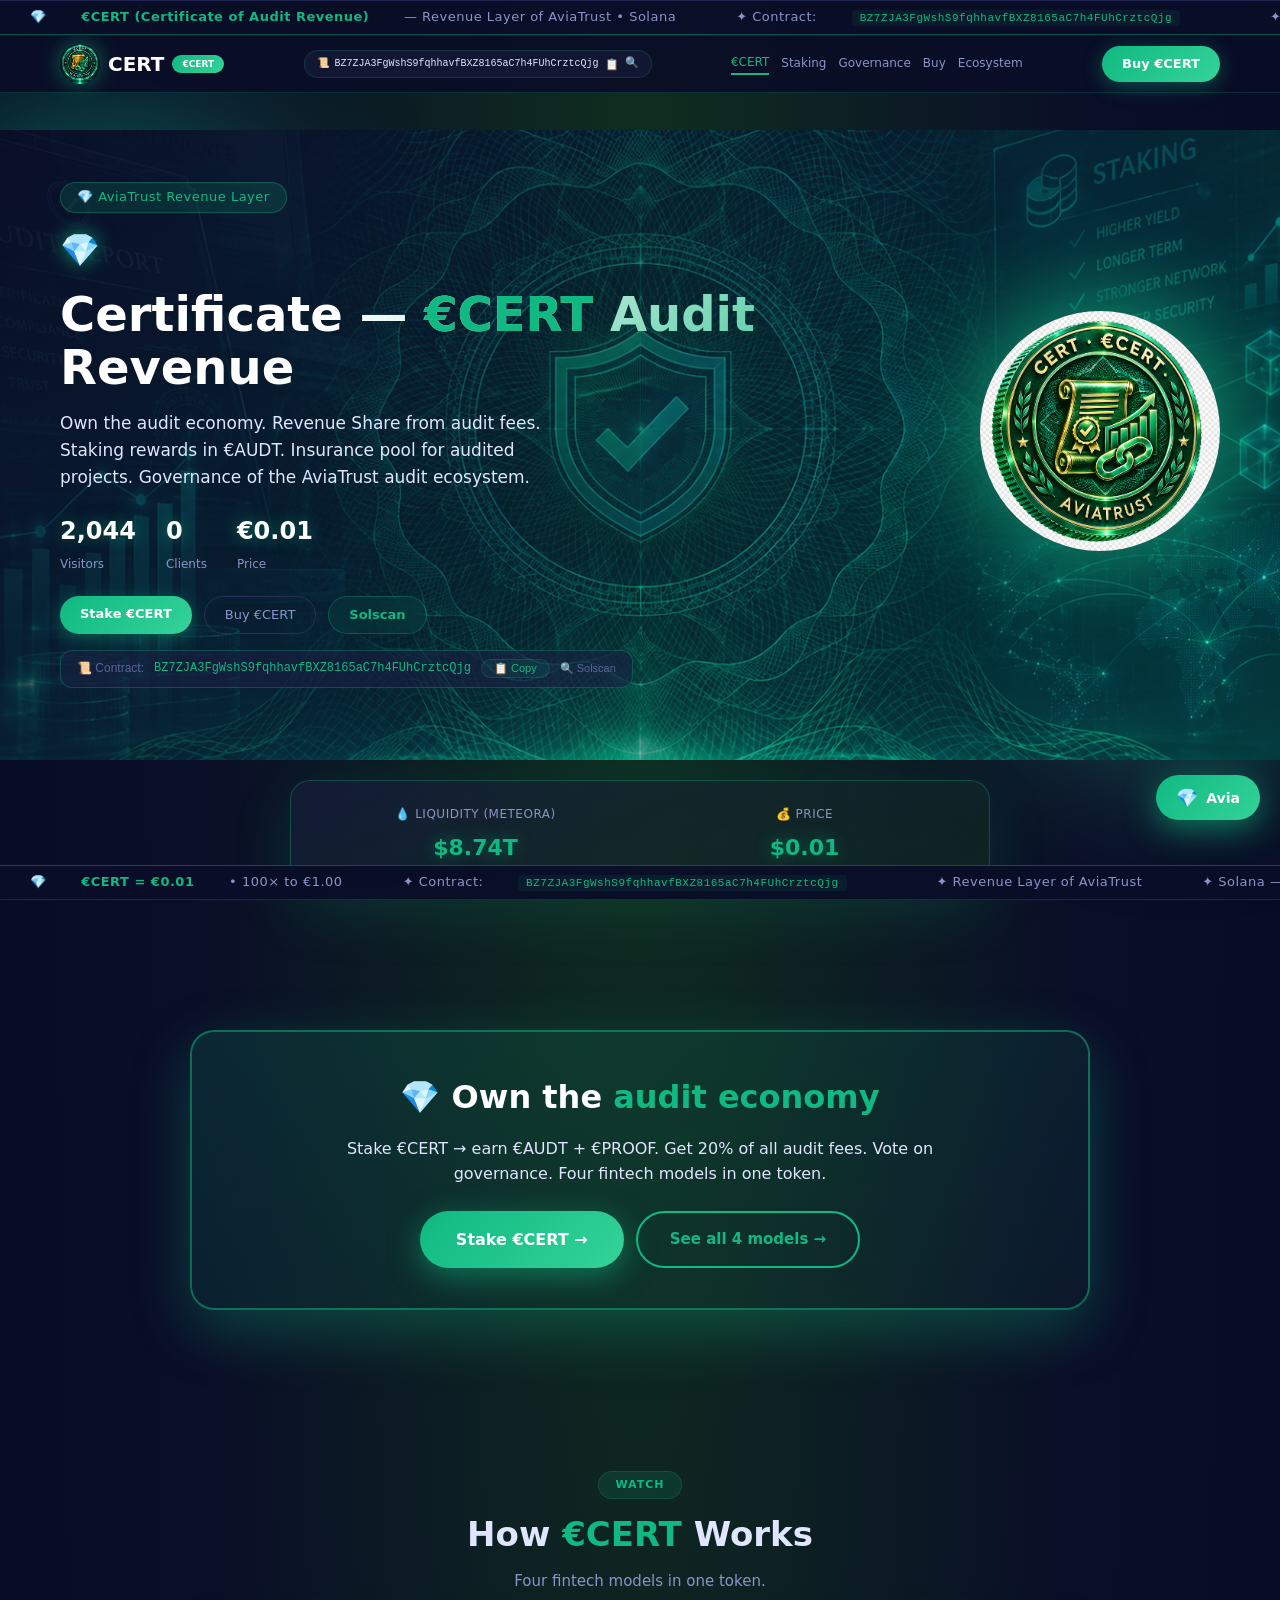
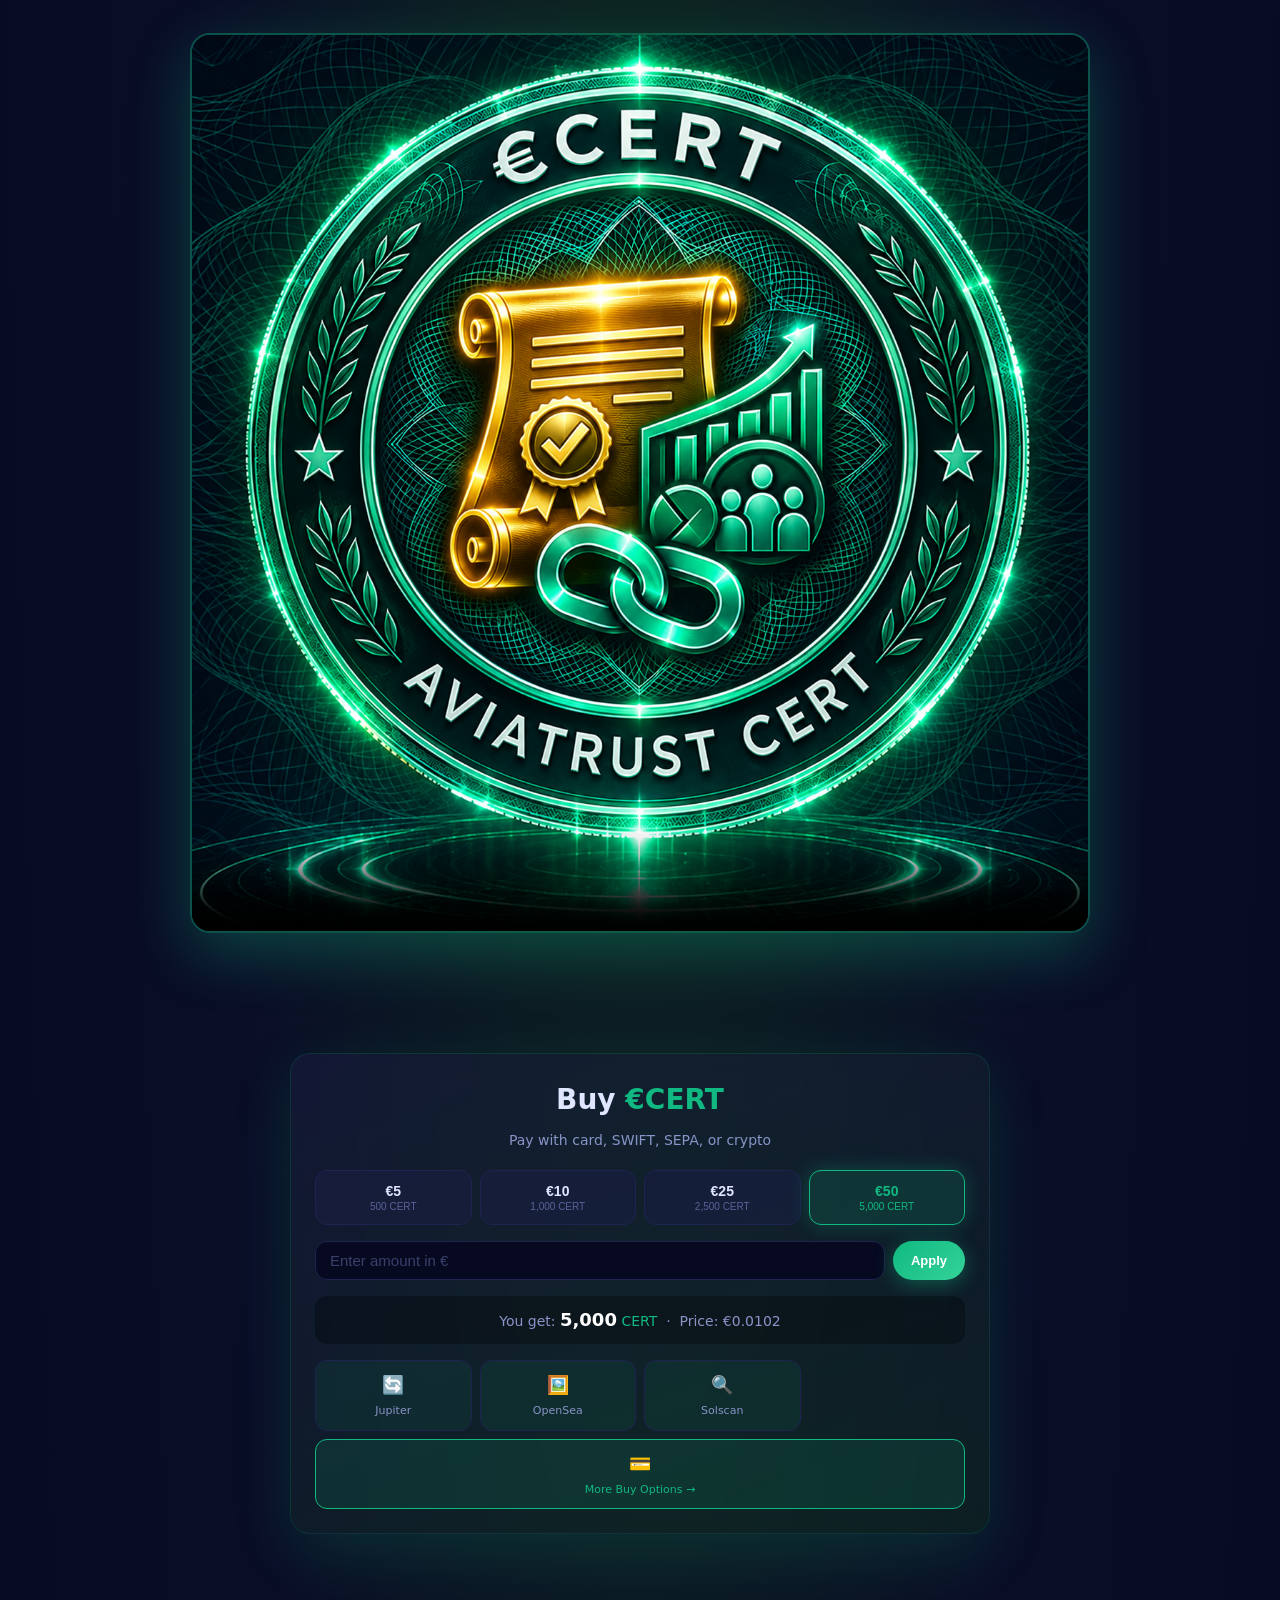
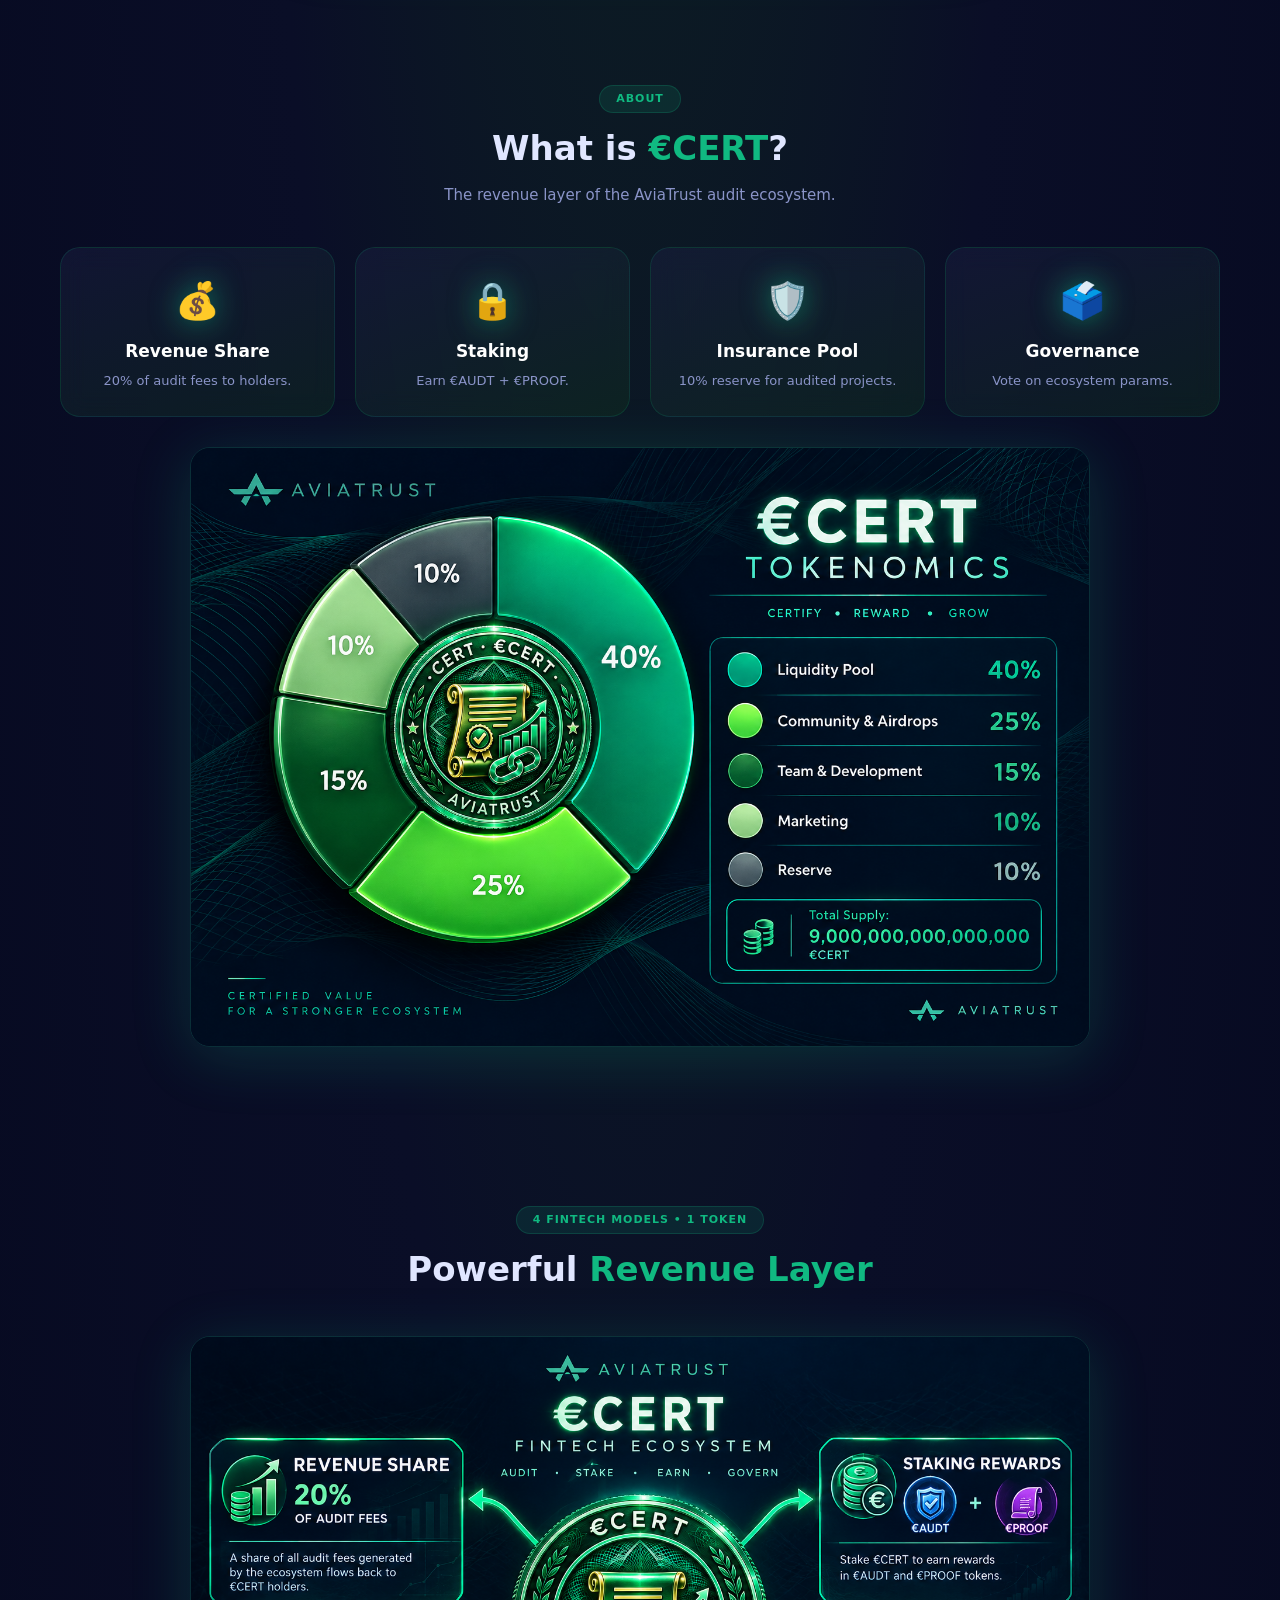
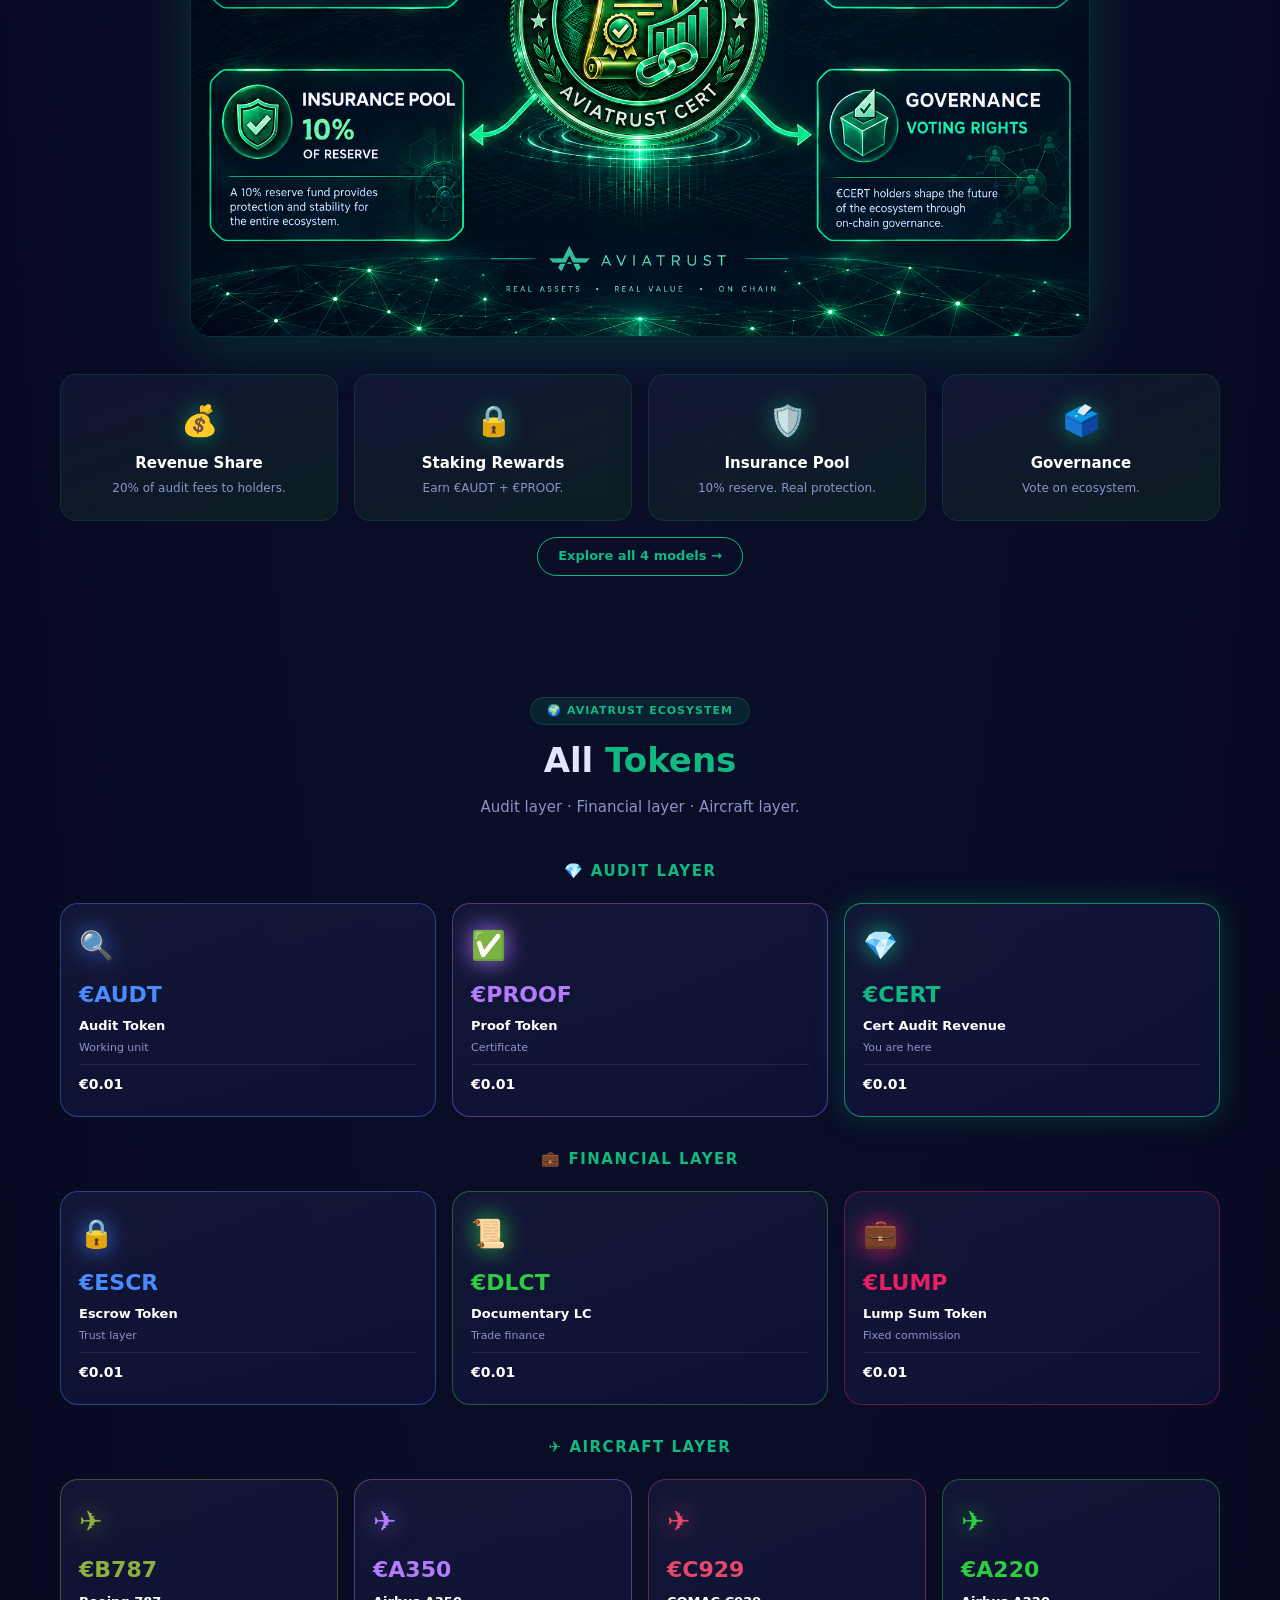
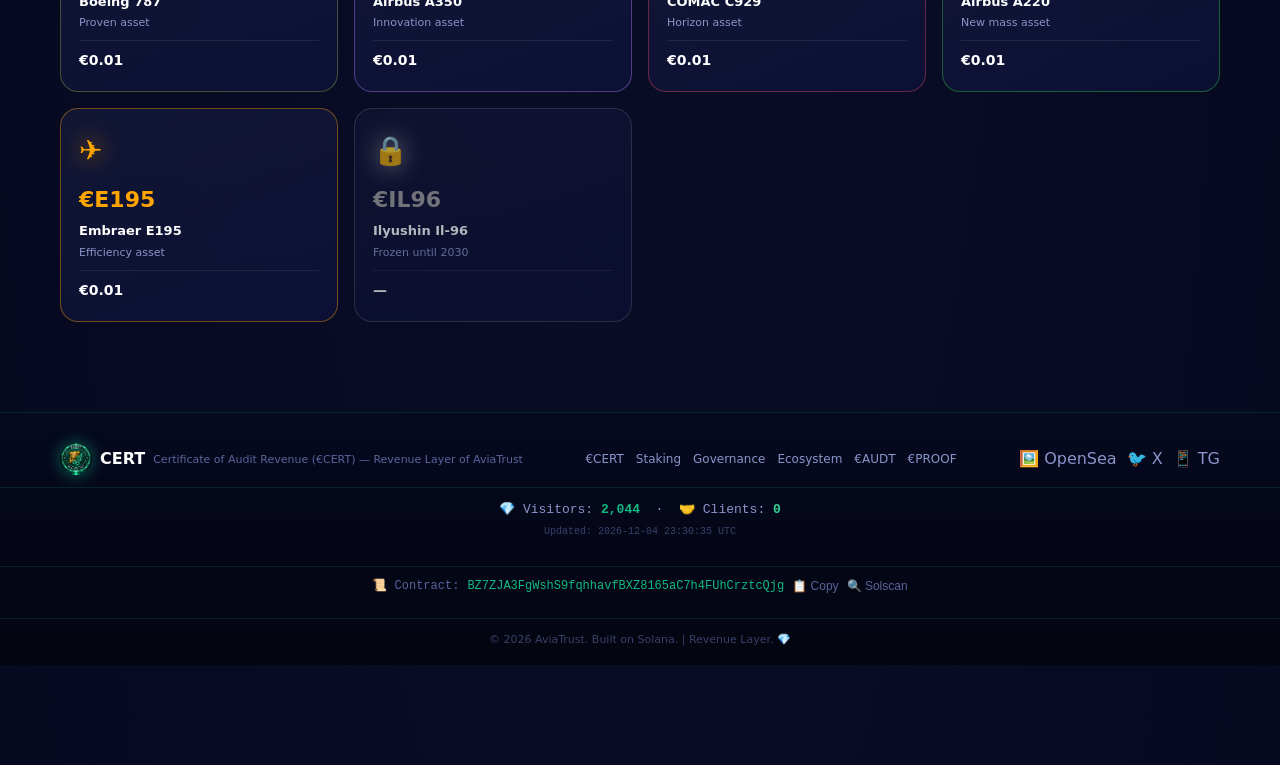
<file: index.html>
<!DOCTYPE html>
<html lang="en">
<head>
<meta charset="UTF-8" />
<meta name="viewport" content="width=device-width, initial-scale=1.0"/>
<title>Certificate of Audit Revenue (€CERT) — Revenue Layer of AviaTrust</title>
<meta name="description" content="€CERT — Revenue Share from audit fees. Staking rewards. Insurance pool. Governance. €0.01 → target ×100." />
<link rel="icon" href="cert_logo.png" />
<link rel="stylesheet" href="ai-agent.css" />
<style>
* { margin: 0; padding: 0; box-sizing: border-box; }
body { font-family: 'Segoe UI', system-ui, sans-serif; background: radial-gradient(ellipse at top, #0F2E1F 0%, #0A0E27 50%, #060920 100%); color: #E0E6FF; line-height: 1.6; overflow-x: hidden; padding-top: 130px; padding-bottom: 60px; }
.container { max-width: 1200px; margin: 0 auto; padding: 0 20px; }
.orb { position: fixed; border-radius: 50%; pointer-events: none; filter: blur(80px); opacity: 0.4; z-index: 0; }
.orb-1 { width: 400px; height: 400px; background: #10B981; top: 10%; left: -100px; }
.orb-2 { width: 350px; height: 350px; background: #34D399; bottom: 15%; right: -80px; }
.orb-3 { width: 250px; height: 250px; background: #10B981; top: 50%; left: 40%; opacity: 0.2; }
.ticker { position: fixed; left: 0; width: 100%; z-index: 1000; background: rgba(10, 14, 39, 0.95); border-top: 1px solid #1E2350; border-bottom: 1px solid #1E2350; overflow: hidden; padding: 6px 0; backdrop-filter: blur(8px); }
.ticker-top { top: 0; border-bottom: 1px solid rgba(16,185,129,0.4); }
.ticker-bottom { bottom: 0; border-top: 1px solid rgba(16,185,129,0.4); }
.ticker-track { display: flex; white-space: nowrap; animation: tickerScroll 45s linear infinite; width: max-content; }
.ticker-track span { margin: 0 30px; font-size: 13px; color: #8A94C8; letter-spacing: 0.5px; flex-shrink: 0; }
.ticker-track .highlight-ticker { color: #10B981; font-weight: 600; }
.ticker-track .contract-ticker { font-family: 'Courier New', monospace; color: #10B981; background: rgba(16,185,129,0.08); padding: 2px 8px; border-radius: 4px; font-size: 11px; }
@keyframes tickerScroll { 0% { transform: translateX(0); } 100% { transform: translateX(-50%); } }
.ticker-bottom .ticker-track { animation-duration: 38s; }
header { position: fixed; top: 36px; left: 0; width: 100%; background: rgba(10, 14, 39, 0.92); backdrop-filter: blur(12px); z-index: 900; border-bottom: 1px solid rgba(16,185,129,0.2); padding: 8px 0; }
.header-inner { display: flex; align-items: center; justify-content: space-between; flex-wrap: wrap; gap: 8px; }
.logo { display: flex; align-items: center; gap: 8px; }
.logo img { height: 40px; width: auto; border-radius: 50%; box-shadow: 0 0 20px rgba(16,185,129,0.5); }
.logo-text { font-size: 20px; font-weight: 700; color: #fff; }
.logo-badge { font-size: 9px; background: linear-gradient(135deg, #10B981, #34D399); color: #fff; padding: 2px 10px; border-radius: 20px; font-weight: 700; text-transform: uppercase; }
.header-contract { font-size: 10px; color: #5A649A; background: rgba(26,30,65,0.5); padding: 4px 12px; border-radius: 20px; border: 1px solid rgba(16,185,129,0.2); display: inline-flex; align-items: center; gap: 6px; font-family: 'Courier New', monospace; }
.header-contract .addr { color: #E0E6FF; }
.header-contract .copy-btn { background: transparent; border: none; color: #5A649A; cursor: pointer; font-size: 11px; }
.header-contract .copy-btn:hover { color: #10B981; }
.header-contract .solscan-link { color: #5A649A; text-decoration: none; font-size: 11px; }
.header-contract .solscan-link:hover { color: #10B981; }
nav { display: flex; gap: 12px; align-items: center; flex-wrap: wrap; }
nav a { color: #8A94C8; text-decoration: none; font-size: 12px; font-weight: 500; transition: 0.3s; }
nav a:hover { color: #10B981; }
nav a.active { color: #10B981; border-bottom: 2px solid #10B981; }
.btn-primary { background: linear-gradient(135deg, #10B981 0%, #34D399 100%); color: #fff; padding: 8px 20px; border-radius: 30px; font-weight: 700; text-decoration: none; transition: 0.3s; border: none; cursor: pointer; display: inline-block; font-size: 13px; box-shadow: 0 4px 20px rgba(16,185,129,0.4); }
.btn-primary:hover { transform: translateY(-2px); box-shadow: 0 8px 30px rgba(16,185,129,0.7); }
.btn-secondary { background: transparent; color: #10B981; padding: 8px 20px; border-radius: 30px; font-weight: 600; text-decoration: none; border: 1px solid #10B981; transition: 0.3s; display: inline-block; font-size: 13px; }
.btn-secondary:hover { background: #10B981; color: #fff; box-shadow: 0 0 20px rgba(16,185,129,0.5); }
.btn-outline { background: transparent; color: #8A94C8; padding: 8px 20px; border-radius: 30px; font-weight: 500; text-decoration: none; border: 1px solid #2A2F5A; transition: 0.3s; display: inline-block; font-size: 13px; }
.btn-outline:hover { border-color: #10B981; color: #fff; }
.btn-glass { background: rgba(16,185,129, 0.08); backdrop-filter: blur(10px); color: #10B981; padding: 8px 20px; border-radius: 30px; font-weight: 600; text-decoration: none; border: 1px solid rgba(16,185,129,0.3); transition: 0.3s; display: inline-block; font-size: 13px; }
.btn-glass:hover { background: rgba(16,185,129,0.2); box-shadow: 0 0 25px rgba(16,185,129,0.4); }
.hero { padding: 20px 0 40px; position: relative; z-index: 1; min-height: 70vh; display: flex; align-items: center; background-image: url('cert_hero_bg.png'); background-size: cover; background-position: center; background-attachment: fixed; }
.hero::before { content: ''; position: absolute; top: 0; left: 0; right: 0; bottom: 0; background: linear-gradient(135deg, rgba(10,14,39,0.92) 0%, rgba(16,185,129,0.2) 100%); z-index: -1; }
.hero-inner { display: flex; align-items: center; gap: 40px; position: relative; z-index: 1; }
.hero-content { flex: 1; }
.hero-tag { display: inline-block; background: rgba(16,185,129,0.15); color: #10B981; padding: 4px 16px; border-radius: 20px; font-size: 13px; font-weight: 500; letter-spacing: 0.5px; margin-bottom: 12px; border: 1px solid rgba(16,185,129,0.3); }
.hero h1 { font-size: 48px; font-weight: 800; line-height: 1.1; margin-bottom: 16px; background: linear-gradient(135deg, #fff 30%, #10B981 100%); -webkit-background-clip: text; -webkit-text-fill-color: transparent; background-clip: text; }
.hero h1 .highlight { color: #10B981; -webkit-text-fill-color: #10B981; }
.hero .plane-icon { display: block; font-size: 32px; color: #10B981; margin-bottom: 12px; text-shadow: 0 0 20px rgba(16,185,129,0.8); }
.hero p { font-size: 17px; color: #E0E6FF; max-width: 520px; margin-bottom: 20px; }
.hero-stats { display: flex; gap: 30px; margin-bottom: 20px; flex-wrap: wrap; }
.stat-number { display: block; font-size: 24px; font-weight: 700; color: #fff; text-shadow: 0 0 15px rgba(16,185,129,0.5); }
.stat-label { font-size: 12px; color: #8A94C8; }
.hero-actions { display: flex; gap: 12px; flex-wrap: wrap; }
.contract-hero { margin-top: 16px; padding: 8px 16px; background: rgba(26,30,65,0.6); border-radius: 12px; border: 1px solid rgba(16,185,129,0.3); display: inline-flex; align-items: center; gap: 10px; flex-wrap: wrap; font-size: 12px; font-family: 'Courier New', monospace; }
.contract-hero .label { color: #5A649A; font-family: 'Segoe UI', sans-serif; }
.contract-hero .addr { color: #10B981; }
.contract-hero .copy-btn { background: rgba(16,185,129,0.08); border: 1px solid rgba(16,185,129,0.2); color: #10B981; padding: 2px 12px; border-radius: 16px; cursor: pointer; font-size: 11px; transition: 0.2s; font-family: 'Segoe UI', sans-serif; }
.contract-hero .copy-btn:hover { background: rgba(16,185,129,0.2); }
.contract-hero .solscan-link { color: #5A649A; text-decoration: none; font-size: 11px; font-family: 'Segoe UI', sans-serif; }
.contract-hero .solscan-link:hover { color: #fff; }
.hero-visual { flex: 0 0 240px; text-align: center; }
.hero-coin { width: 240px; height: 240px; border-radius: 50%; object-fit: cover; box-shadow: 0 0 100px rgba(16,185,129,0.7), 0 0 150px rgba(16,185,129,0.4); animation: floatCoin 4s ease-in-out infinite; }
@keyframes floatCoin { 0%, 100% { transform: translateY(0) rotate(0deg); } 50% { transform: translateY(-15px) rotate(5deg); } }
.liquidity-section { padding: 20px 0 40px; position: relative; z-index: 1; }
.liquidity-block { display: grid; grid-template-columns: repeat(2, 1fr); gap: 16px; max-width: 700px; margin: 0 auto; background: linear-gradient(160deg, rgba(26,30,65,0.6), rgba(15,46,31,0.6)); border: 1px solid rgba(16,185,129,0.3); border-radius: 20px; padding: 24px 28px; box-shadow: 0 20px 60px rgba(16,185,129,0.15); }
.liq-item { text-align: center; }
.liq-label { font-size: 12px; color: #8A94C8; margin-bottom: 6px; text-transform: uppercase; letter-spacing: 0.5px; }
.liq-value { font-size: 22px; font-weight: 700; color: #10B981; text-shadow: 0 0 15px rgba(16,185,129,0.5); }
@media (max-width: 600px) { .liquidity-block { grid-template-columns: 1fr; gap: 20px; } }
.video-section { padding: 60px 0; position: relative; z-index: 1; }
.video-wrapper { max-width: 900px; margin: 0 auto; border-radius: 20px; overflow: hidden; border: 2px solid rgba(16,185,129,0.4); box-shadow: 0 20px 60px rgba(16,185,129,0.3); transition: 0.3s; }
.video-wrapper:hover { box-shadow: 0 20px 80px rgba(16,185,129,0.6); transform: translateY(-4px); border-color: #10B981; }
.video-wrapper video { width: 100%; display: block; }
.quick-buy { max-width: 700px; margin: 0 auto 30px; background: linear-gradient(160deg, rgba(26,30,65,0.6) 0%, rgba(15,46,31,0.6) 100%); border: 1px solid rgba(16,185,129,0.3); border-radius: 24px; padding: 28px 32px; backdrop-filter: blur(12px); text-align: center; box-shadow: 0 20px 60px rgba(16,185,129,0.15); }
.quick-buy h2 { font-size: 28px; margin-bottom: 6px; }
.quick-buy h2 .highlight { color: #10B981; }
.quick-buy .sub { color: #8A94C8; margin-bottom: 18px; font-size: 14px; }
.buy-amount-grid { display: grid; grid-template-columns: repeat(4, 1fr); gap: 8px; margin-bottom: 16px; }
.buy-amount-btn { background: rgba(26,30,65,0.6); border: 1px solid #1E2350; border-radius: 12px; padding: 12px 6px; color: #E0E6FF; font-size: 14px; font-weight: 600; cursor: pointer; transition: 0.3s; }
.buy-amount-btn:hover, .buy-amount-btn.active { border-color: #10B981; background: rgba(16,185,129,0.15); color: #10B981; box-shadow: 0 0 20px rgba(16,185,129,0.3); }
.buy-amount-btn small { display: block; font-size: 10px; font-weight: 400; color: #5A649A; margin-top: 2px; }
.buy-amount-btn.active small { color: #10B981; }
.buy-custom-row { display: flex; gap: 8px; margin-bottom: 16px; }
.buy-custom-row input { flex: 1; padding: 10px 14px; border-radius: 12px; border: 1px solid #1E2350; background: #060920; color: #fff; font-size: 15px; outline: none; min-width: 0; }
.buy-custom-row input:focus { border-color: #10B981; }
.buy-custom-row input::placeholder { color: #3A406A; }
.buy-total { background: rgba(0,0,0,0.3); border-radius: 12px; padding: 10px; margin-bottom: 16px; font-size: 14px; color: #8A94C8; }
.buy-total strong { color: #fff; font-size: 18px; }
.buy-links-grid { display: grid; grid-template-columns: repeat(4, 1fr); gap: 8px; margin-top: 12px; }
.buy-links-grid a { background: rgba(16,185,129,0.08); border: 1px solid #1E2350; border-radius: 12px; padding: 10px 6px; color: #8A94C8; text-decoration: none; font-size: 11px; transition: 0.3s; text-align: center; }
.buy-links-grid a:hover { border-color: #10B981; color: #10B981; background: rgba(16,185,129,0.05); }
.buy-links-grid a .icon { display: block; font-size: 18px; margin-bottom: 2px; }
section { padding: 60px 0; position: relative; z-index: 1; }
.section-header { text-align: center; margin-bottom: 40px; }
.section-tag { display: inline-block; background: rgba(16,185,129,0.12); color: #10B981; padding: 4px 16px; border-radius: 20px; font-size: 11px; font-weight: 600; text-transform: uppercase; letter-spacing: 1px; border: 1px solid rgba(16,185,129,0.2); }
.section-header h2 { font-size: 34px; font-weight: 700; margin: 8px 0; }
.section-header h2 .highlight { color: #10B981; }
.section-header p { color: #8A94C8; max-width: 600px; margin: 0 auto; font-size: 15px; }
.glass-card { background: linear-gradient(160deg, rgba(26, 30, 65, 0.5) 0%, rgba(15, 46, 31, 0.5) 100%); backdrop-filter: blur(12px); border: 1px solid rgba(16,185,129,0.15); border-radius: 20px; padding: 24px 24px; transition: 0.4s; }
.glass-card:hover { border-color: rgba(16,185,129,0.4); transform: translateY(-4px); box-shadow: 0 20px 40px rgba(16,185,129,0.15); }
.about-grid { display: grid; grid-template-columns: repeat(auto-fit, minmax(200px, 1fr)); gap: 20px; }
.about-card { text-align: center; padding: 24px; }
.about-icon { font-size: 36px; margin-bottom: 8px; filter: drop-shadow(0 0 15px rgba(16,185,129,0.6)); }
.about-card h3 { font-size: 17px; margin-bottom: 6px; color: #fff; }
.about-card p { font-size: 13px; color: #8A94C8; }
.rwa-grid { display: grid; grid-template-columns: repeat(auto-fit, minmax(220px, 1fr)); gap: 16px; }
.rwa-card { background: linear-gradient(160deg, rgba(26,30,65,0.5), rgba(15,46,31,0.5)); border: 1px solid rgba(16,185,129,0.15); border-radius: 16px; padding: 22px 18px; text-align: center; transition: 0.3s; }
.rwa-card:hover { border-color: #10B981; transform: translateY(-4px); box-shadow: 0 15px 30px rgba(16,185,129,0.2); }
.rwa-card .rwa-icon { font-size: 30px; margin-bottom: 6px; filter: drop-shadow(0 0 12px rgba(16,185,129,0.6)); }
.rwa-card h4 { color: #fff; font-size: 15px; }
.rwa-card p { color: #8A94C8; font-size: 12px; margin-top: 4px; }
.image-block { max-width: 900px; margin: 30px auto; text-align: center; }
.image-block img { max-width: 100%; border-radius: 20px; border: 1px solid rgba(16,185,129,0.2); box-shadow: 0 10px 60px rgba(16,185,129,0.2); }
.cta-staking { max-width: 900px; margin: 40px auto; background: linear-gradient(160deg, rgba(16,185,129,0.15), rgba(52,211,153,0.05)); border: 2px solid rgba(16,185,129,0.5); border-radius: 24px; padding: 40px 32px; text-align: center; box-shadow: 0 20px 60px rgba(16,185,129,0.3); }
.cta-staking h2 { font-size: 32px; color: #fff; margin-bottom: 12px; }
.cta-staking h2 .highlight { color: #10B981; }
.cta-staking p { color: #E0E6FF; font-size: 16px; margin-bottom: 24px; max-width: 600px; margin-left: auto; margin-right: auto; }
.cta-staking .cta-buttons { display: flex; gap: 12px; justify-content: center; flex-wrap: wrap; }
.cta-staking .btn-cta { background: linear-gradient(135deg, #10B981 0%, #34D399 100%); color: #fff; padding: 16px 36px; border-radius: 30px; font-weight: 700; font-size: 16px; text-decoration: none; box-shadow: 0 8px 30px rgba(16,185,129,0.5); transition: 0.3s; }
.cta-staking .btn-cta:hover { transform: translateY(-3px); box-shadow: 0 12px 40px rgba(16,185,129,0.8); }
.cta-staking .btn-cta-outline { background: transparent; color: #10B981; border: 2px solid #10B981; padding: 14px 32px; border-radius: 30px; font-weight: 600; font-size: 15px; text-decoration: none; transition: 0.3s; }
.cta-staking .btn-cta-outline:hover { background: rgba(16,185,129,0.1); }
.token-block-title { text-align: center; font-size: 15px; font-weight: 700; color: #10B981; text-transform: uppercase; letter-spacing: 1.5px; margin: 30px 0 20px; }
.token-grid { display: grid; grid-template-columns: repeat(auto-fit, minmax(220px, 1fr)); gap: 16px; margin-bottom: 30px; }
.token-tile { display: block; padding: 20px 18px; border-radius: 18px; text-decoration: none; color: #E0E6FF; background: linear-gradient(160deg, rgba(26, 30, 65, 0.6) 0%, rgba(15, 20, 64, 0.6) 100%); border: 1px solid rgba(255, 255, 255, 0.08); transition: 0.3s; }
.token-tile:hover { transform: translateY(-4px); box-shadow: 0 20px 40px rgba(0, 0, 0, 0.4); }
.token-tile-icon { font-size: 28px; margin-bottom: 8px; filter: drop-shadow(0 0 12px currentColor); }
.token-tile-symbol { font-size: 22px; font-weight: 800; margin-bottom: 4px; }
.token-tile-name { font-size: 13px; color: #fff; font-weight: 600; margin-bottom: 2px; }
.token-tile-desc { font-size: 11px; color: #8A94C8; margin-bottom: 8px; }
.token-tile-price { font-size: 14px; font-weight: 700; color: #fff; padding-top: 8px; border-top: 1px solid rgba(255, 255, 255, 0.08); }
.token-cert { border-color: rgba(16,185,129,0.7); color: #10B981; box-shadow: 0 0 30px rgba(16,185,129,0.25); }
.token-audt { border-color: rgba(74,140,255,0.4); color: #4A8CFF; }
.token-proof { border-color: rgba(181,123,255,0.4); color: #B57BFF; }
.token-escr { border-color: rgba(74,140,255,0.4); color: #4A8CFF; }
.token-dlct { border-color: rgba(46,204,64,0.4); color: #2ECC40; }
.token-lump { border-color: rgba(233,30,99,0.4); color: #E91E63; }
.token-b787 { border-color: rgba(143,175,63,0.4); color: #8FAF3F; }
.token-a350 { border-color: rgba(181,123,255,0.4); color: #B57BFF; }
.token-c929 { border-color: rgba(229,72,106,0.4); color: #E5486A; }
.token-a220 { border-color: rgba(46,204,64,0.4); color: #2ECC40; }
.token-e195 { border-color: rgba(255,165,0,0.4); color: #FFA500; }
.token-il96 { border-color: rgba(160,160,160,0.3); color: #A0A0A0; opacity: 0.7; }
footer { background: linear-gradient(180deg, #060920 0%, #030510 100%); padding: 30px 0 16px; position: relative; z-index: 1; border-top: 1px solid rgba(16,185,129,0.2); margin-bottom: 40px; }
.footer-inner { display: flex; justify-content: space-between; align-items: center; flex-wrap: wrap; gap: 12px; }
.footer-brand { display: flex; align-items: center; gap: 8px; }
.footer-brand img { height: 32px; width: auto; border-radius: 50%; box-shadow: 0 0 15px rgba(16,185,129,0.5); }
.footer-brand .logo-text { font-size: 16px; }
.footer-brand p { font-size: 11px; color: #5A649A; margin-top: 2px; }
.footer-links { display: flex; gap: 12px; flex-wrap: wrap; }
.footer-links a { color: #8A94C8; text-decoration: none; font-size: 12px; }
.footer-links a:hover { color: #10B981; }
.footer-social { display: flex; gap: 10px; }
.footer-social a { color: #8A94C8; text-decoration: none; font-size: 16px; }
.footer-social a:hover { color: #10B981; }
.footer-counter { text-align: center; padding: 12px 0; border-top: 1px solid rgba(16,185,129,0.15); margin-top: 12px; font-size: 13px; color: #8A94C8; font-family: 'Courier New', monospace; }
.footer-counter .counter-visitors { color: #10B981; font-weight: 600; }
.footer-counter .counter-clients { color: #34D399; font-weight: 600; }
.footer-counter .time { font-size: 10px; color: #3A406A; }
.footer-contract { text-align: center; padding: 10px 0; border-top: 1px solid rgba(16,185,129,0.15); margin-top: 12px; font-size: 12px; color: #5A649A; display: flex; align-items: center; justify-content: center; gap: 8px; flex-wrap: wrap; font-family: 'Courier New', monospace; }
.footer-contract .addr { color: #10B981; }
.footer-contract .copy-btn { background: transparent; border: none; color: #5A649A; cursor: pointer; font-size: 12px; font-family: 'Segoe UI', sans-serif; }
.footer-contract .copy-btn:hover { color: #10B981; }
.footer-contract .solscan-link { color: #5A649A; text-decoration: none; font-size: 12px; font-family: 'Segoe UI', sans-serif; }
.footer-contract .solscan-link:hover { color: #fff; }
.footer-bottom { text-align: center; padding-top: 12px; border-top: 1px solid rgba(16,185,129,0.15); margin-top: 12px; font-size: 11px; color: #3A406A; }
@media (max-width: 768px) {
  body { padding-top: 180px; }
  header { top: 34px; padding: 6px 0; }
  .header-inner { flex-direction: column; align-items: stretch; }
  .header-contract { font-size: 9px; padding: 2px 8px; justify-content: center; }
  nav { justify-content: center; gap: 6px; }
  nav a { font-size: 10px; }
  .hero { padding: 10px 0 30px; background-attachment: scroll; }
  .hero-inner { flex-direction: column; text-align: center; }
  .hero h1 { font-size: 32px; }
  .hero-stats { justify-content: center; gap: 14px; }
  .hero-actions { justify-content: center; }
  .contract-hero { justify-content: center; font-size: 10px; }
  .hero-visual { flex: 0 0 160px; }
  .hero-coin { width: 160px; height: 160px; }
  .quick-buy { padding: 16px; }
  .buy-amount-grid { grid-template-columns: repeat(2, 1fr); }
  .buy-links-grid { grid-template-columns: 1fr 1fr; }
  .buy-custom-row { flex-direction: column; }
  section { padding: 30px 0; }
  .footer-inner { flex-direction: column; text-align: center; }
  .footer-contract { font-size: 10px; flex-direction: column; gap: 4px; }
  .cta-staking { padding: 24px 16px; }
  .cta-staking h2 { font-size: 24px; }
}
@media (max-width: 480px) {
  .hero h1 { font-size: 26px; }
  .hero-stats { gap: 8px; }
  .stat-number { font-size: 16px; }
  .buy-amount-grid { grid-template-columns: 1fr 1fr; }
  .buy-links-grid { grid-template-columns: 1fr; }
  .header-contract { display: none; }
  .orb { display: none; }
}
</style>
</head>
<body>

<div class="orb orb-1"></div>
<div class="orb orb-2"></div>
<div class="orb orb-3"></div>

<div class="ticker ticker-top">
  <div class="ticker-track">
    <span>💎 <span class="highlight-ticker">€CERT (Certificate of Audit Revenue)</span> — Revenue Layer of AviaTrust • Solana</span>
    <span>✦ Contract: <span class="contract-ticker">BZ7ZJA3FgWshS9fqhhavfBXZ8165aC7h4FUhCrztcQjg</span></span>
    <span>✦ <span class="highlight-ticker">€0.01</span> → 100× to €1.00</span>
    <span>✦ Revenue Share • Staking • Insurance • Governance</span>
    <span>✦ 20% of audit fees to holders</span>
    <span>✦ SWIFT • SEPA • CIPS • UPI • PIX</span>
    <span>💎 <span class="highlight-ticker">€CERT (Certificate of Audit Revenue)</span> — Revenue Layer of AviaTrust • Solana</span>
    <span>✦ Contract: <span class="contract-ticker">BZ7ZJA3FgWshS9fqhhavfBXZ8165aC7h4FUhCrztcQjg</span></span>
    <span>✦ <span class="highlight-ticker">€0.01</span> → 100× to €1.00</span>
    <span>✦ Revenue Share • Staking • Insurance • Governance</span>
    <span>✦ 20% of audit fees to holders</span>
    <span>✦ SWIFT • SEPA • CIPS • UPI • PIX</span>
  </div>
</div>

<header>
  <div class="container header-inner">
    <div class="logo">
      <img src="cert_logo.png" alt="€CERT Logo" />
      <span class="logo-text">CERT</span>
      <span class="logo-badge">€CERT</span>
    </div>
    <div class="header-contract">
      📜 <span class="addr">BZ7ZJA3FgWshS9fqhhavfBXZ8165aC7h4FUhCrztcQjg</span>
      <button onclick="navigator.clipboard.writeText('BZ7ZJA3FgWshS9fqhhavfBXZ8165aC7h4FUhCrztcQjg')" class="copy-btn">📋</button>
      <a href="https://solscan.io/token/BZ7ZJA3FgWshS9fqhhavfBXZ8165aC7h4FUhCrztcQjg" target="_blank" class="solscan-link">🔍</a>
    </div>
    <nav>
      <a href="index.html" class="active">€CERT</a>
      <a href="staking.html">Staking</a>
      <a href="governance.html">Governance</a>
      <a href="buy.html">Buy</a>
      <a href="ecosystem.html">Ecosystem</a>
    </nav>
    <a href="buy.html" class="btn-primary">Buy €CERT</a>
  </div>
</header>

<section class="hero">
  <div class="container hero-inner">
    <div class="hero-content">
      <div class="hero-tag">💎 AviaTrust Revenue Layer</div>
      <span class="plane-icon">💎</span>
      <h1>Certificate — <span class="highlight">€CERT</span> Audit Revenue</h1>
      <p>Own the audit economy. Revenue Share from audit fees. Staking rewards in €AUDT. Insurance pool for audited projects. Governance of the AviaTrust audit ecosystem.</p>
      <div class="hero-stats">
        <div class="stat"><span class="stat-number counter-visitors">2,030</span><span class="stat-label">Visitors</span></div>
        <div class="stat"><span class="stat-number counter-clients">0</span><span class="stat-label">Clients</span></div>
        <div class="stat"><span class="stat-number">€0.01</span><span class="stat-label">Price</span></div>
      </div>
      <div class="hero-actions">
        <a href="staking.html" class="btn-primary">Stake €CERT</a>
        <a href="buy.html" class="btn-outline">Buy €CERT</a>
        <a href="https://solscan.io/token/BZ7ZJA3FgWshS9fqhhavfBXZ8165aC7h4FUhCrztcQjg" target="_blank" class="btn-glass">Solscan</a>
      </div>
      <div class="contract-hero">
        <span class="label">📜 Contract:</span>
        <span class="addr">BZ7ZJA3FgWshS9fqhhavfBXZ8165aC7h4FUhCrztcQjg</span>
        <button onclick="navigator.clipboard.writeText('BZ7ZJA3FgWshS9fqhhavfBXZ8165aC7h4FUhCrztcQjg')" class="copy-btn">📋 Copy</button>
        <a href="https://solscan.io/token/BZ7ZJA3FgWshS9fqhhavfBXZ8165aC7h4FUhCrztcQjg" target="_blank" class="solscan-link">🔍 Solscan</a>
      </div>
    </div>
    <div class="hero-visual">
      <img src="cert_coin.png" alt="€CERT Coin" class="hero-coin" onerror="this.onerror=null;this.src='cert_logo.png';" />
    </div>
  </div>
</section>

<section class="liquidity-section">
  <div class="container">
    <div class="liquidity-block">
      <div class="liq-item">
        <div class="liq-label">💧 Liquidity (Meteora)</div>
        <div class="liq-value">$8.74T</div>
      </div>
      <div class="liq-item">
        <div class="liq-label">💰 Price</div>
        <div class="liq-value">$0.01</div>
      </div>
    </div>
  </div>
</section>

<section>
  <div class="container">
    <div class="cta-staking">
      <h2>💎 Own the <span class="highlight">audit economy</span></h2>
      <p>Stake €CERT → earn €AUDT + €PROOF. Get 20% of all audit fees. Vote on governance. Four fintech models in one token.</p>
      <div class="cta-buttons">
        <a href="staking.html" class="btn-cta">Stake €CERT →</a>
        <a href="fintech1.html" class="btn-cta-outline">See all 4 models →</a>
      </div>
    </div>
  </div>
</section>

<section class="video-section">
  <div class="container">
    <div class="section-header">
      <span class="section-tag">Watch</span>
      <h2>How <span class="highlight">€CERT</span> Works</h2>
      <p>Four fintech models in one token.</p>
    </div>
    <div class="video-wrapper">
      <video controls autoplay muted loop playsinline poster="cert_logo.png">
        <source src="cert_promo_video.mp4" type="video/mp4">
      </video>
    </div>
  </div>
</section>

<section id="buy">
  <div class="container">
    <div class="quick-buy glass-card">
      <h2>Buy <span class="highlight">€CERT</span></h2>
      <p class="sub">Pay with card, SWIFT, SEPA, or crypto</p>
      <div class="buy-amount-grid">
        <button class="buy-amount-btn" data-usd="5">€5 <small>500 CERT</small></button>
        <button class="buy-amount-btn" data-usd="10">€10 <small>1,000 CERT</small></button>
        <button class="buy-amount-btn" data-usd="25">€25 <small>2,500 CERT</small></button>
        <button class="buy-amount-btn active" data-usd="50">€50 <small>5,000 CERT</small></button>
      </div>
      <div class="buy-custom-row">
        <input type="number" id="customAmount" placeholder="Enter amount in €" min="1" />
        <button class="btn-primary" id="setCustomBtn" style="padding: 10px 18px;">Apply</button>
      </div>
      <div class="buy-total">
        You get: <strong id="totalCERT">5,000</strong> <span style="color:#10B981;">CERT</span>
        &nbsp;·&nbsp; Price: <span id="displayPrice">€0.01</span>
      </div>
      <div class="buy-links-grid">
        <a href="https://jup.ag/tokens/BZ7ZJA3FgWshS9fqhhavfBXZ8165aC7h4FUhCrztcQjg" target="_blank"><span class="icon">🔄</span> Jupiter</a>
        <a href="https://opensea.io/token/solana/BZ7ZJA3FgWshS9fqhhavfBXZ8165aC7h4FUhCrztcQjg" target="_blank"><span class="icon">🖼️</span> OpenSea</a>
        <a href="https://solscan.io/token/BZ7ZJA3FgWshS9fqhhavfBXZ8165aC7h4FUhCrztcQjg" target="_blank"><span class="icon">🔍</span> Solscan</a>
        <a href="buy.html" style="grid-column: span 4; background: rgba(16,185,129,0.12); border-color: #10B981; color: #10B981;"><span class="icon">💳</span> More Buy Options →</a>
      </div>
    </div>
  </div>
</section>

<section id="about">
  <div class="container">
    <div class="section-header">
      <span class="section-tag">About</span>
      <h2>What is <span class="highlight">€CERT</span>?</h2>
      <p>The revenue layer of the AviaTrust audit ecosystem.</p>
    </div>
    <div class="about-grid">
      <div class="about-card glass-card"><div class="about-icon">💰</div><h3>Revenue Share</h3><p>20% of audit fees to holders.</p></div>
      <div class="about-card glass-card"><div class="about-icon">🔒</div><h3>Staking</h3><p>Earn €AUDT + €PROOF.</p></div>
      <div class="about-card glass-card"><div class="about-icon">🛡️</div><h3>Insurance Pool</h3><p>10% reserve for audited projects.</p></div>
      <div class="about-card glass-card"><div class="about-icon">🗳️</div><h3>Governance</h3><p>Vote on ecosystem params.</p></div>
    </div>
    <div class="image-block">
      <img src="cert_chart.png" alt="€CERT Tokenomics Chart" />
    </div>
  </div>
</section>

<section id="fintech">
  <div class="container">
    <div class="section-header">
      <span class="section-tag">4 Fintech Models • 1 Token</span>
      <h2>Powerful <span class="highlight">Revenue Layer</span></h2>
    </div>
    <div class="image-block">
      <img src="cert_fintech_diagram.png" alt="€CERT Fintech Diagram" />
    </div>
    <div class="rwa-grid">
      <div class="rwa-card glass-card"><div class="rwa-icon">💰</div><h4>Revenue Share</h4><p>20% of audit fees to holders.</p></div>
      <div class="rwa-card glass-card"><div class="rwa-icon">🔒</div><h4>Staking Rewards</h4><p>Earn €AUDT + €PROOF.</p></div>
      <div class="rwa-card glass-card"><div class="rwa-icon">🛡️</div><h4>Insurance Pool</h4><p>10% reserve. Real protection.</p></div>
      <div class="rwa-card glass-card"><div class="rwa-icon">🗳️</div><h4>Governance</h4><p>Vote on ecosystem.</p></div>
    </div>
    <div style="text-align:center; margin-top:16px;">
      <a href="fintech1.html" class="btn-secondary">Explore all 4 models →</a>
    </div>
  </div>
</section>

<section id="tokens">
  <div class="container">
    <div class="section-header">
      <span class="section-tag">🌍 AviaTrust Ecosystem</span>
      <h2>All <span class="highlight">Tokens</span></h2>
      <p>Audit layer · Financial layer · Aircraft layer.</p>
    </div>

    <div class="token-block-title">💎 Audit Layer</div>
    <div class="token-grid">
      <a href="https://aviabank.github.io/audt/" target="_blank" class="token-tile token-audt">
        <div class="token-tile-icon">🔍</div>
        <div class="token-tile-symbol">€AUDT</div>
        <div class="token-tile-name">Audit Token</div>
        <div class="token-tile-desc">Working unit</div>
        <div class="token-tile-price">€0.01</div>
      </a>
      <a href="https://aviabank.github.io/proof/" target="_blank" class="token-tile token-proof">
        <div class="token-tile-icon">✅</div>
        <div class="token-tile-symbol">€PROOF</div>
        <div class="token-tile-name">Proof Token</div>
        <div class="token-tile-desc">Certificate</div>
        <div class="token-tile-price">€0.01</div>
      </a>
      <a href="index.html" class="token-tile token-cert">
        <div class="token-tile-icon">💎</div>
        <div class="token-tile-symbol">€CERT</div>
        <div class="token-tile-name">Cert Audit Revenue</div>
        <div class="token-tile-desc">You are here</div>
        <div class="token-tile-price">€0.01</div>
      </a>
    </div>

    <div class="token-block-title">💼 Financial Layer</div>
    <div class="token-grid">
      <a href="https://aviabank.github.io/escr/" target="_blank" class="token-tile token-escr">
        <div class="token-tile-icon">🔒</div>
        <div class="token-tile-symbol">€ESCR</div>
        <div class="token-tile-name">Escrow Token</div>
        <div class="token-tile-desc">Trust layer</div>
        <div class="token-tile-price">€0.01</div>
      </a>
      <a href="https://aviabank.github.io/dlct/" target="_blank" class="token-tile token-dlct">
        <div class="token-tile-icon">📜</div>
        <div class="token-tile-symbol">€DLCT</div>
        <div class="token-tile-name">Documentary LC</div>
        <div class="token-tile-desc">Trade finance</div>
        <div class="token-tile-price">€0.01</div>
      </a>
      <a href="https://aviabank.github.io/lump/" target="_blank" class="token-tile token-lump">
        <div class="token-tile-icon">💼</div>
        <div class="token-tile-symbol">€LUMP</div>
        <div class="token-tile-name">Lump Sum Token</div>
        <div class="token-tile-desc">Fixed commission</div>
        <div class="token-tile-price">€0.01</div>
      </a>
    </div>

    <div class="token-block-title">✈️ Aircraft Layer</div>
    <div class="token-grid">
      <a href="https://aviabank.github.io/b787/" target="_blank" class="token-tile token-b787">
        <div class="token-tile-icon">✈️</div>
        <div class="token-tile-symbol">€B787</div>
        <div class="token-tile-name">Boeing 787</div>
        <div class="token-tile-desc">Proven asset</div>
        <div class="token-tile-price">€0.01</div>
      </a>
      <a href="https://aviabank.github.io/a350/" target="_blank" class="token-tile token-a350">
        <div class="token-tile-icon">✈️</div>
        <div class="token-tile-symbol">€A350</div>
        <div class="token-tile-name">Airbus A350</div>
        <div class="token-tile-desc">Innovation asset</div>
        <div class="token-tile-price">€0.01</div>
      </a>
      <a href="https://aviabank.github.io/c929/" target="_blank" class="token-tile token-c929">
        <div class="token-tile-icon">✈️</div>
        <div class="token-tile-symbol">€C929</div>
        <div class="token-tile-name">COMAC C929</div>
        <div class="token-tile-desc">Horizon asset</div>
        <div class="token-tile-price">€0.01</div>
      </a>
      <a href="https://aviabank.github.io/a220/" target="_blank" class="token-tile token-a220">
        <div class="token-tile-icon">✈️</div>
        <div class="token-tile-symbol">€A220</div>
        <div class="token-tile-name">Airbus A220</div>
        <div class="token-tile-desc">New mass asset</div>
        <div class="token-tile-price">€0.01</div>
      </a>
      <a href="https://aviabank.github.io/e195/" target="_blank" class="token-tile token-e195">
        <div class="token-tile-icon">✈️</div>
        <div class="token-tile-symbol">€E195</div>
        <div class="token-tile-name">Embraer E195</div>
        <div class="token-tile-desc">Efficiency asset</div>
        <div class="token-tile-price">€0.01</div>
      </a>
      <a href="https://aviabank.github.io/il96/" target="_blank" class="token-tile token-il96">
        <div class="token-tile-icon">🔒</div>
        <div class="token-tile-symbol">€IL96</div>
        <div class="token-tile-name">Ilyushin Il-96</div>
        <div class="token-tile-desc">Frozen until 2030</div>
        <div class="token-tile-price">—</div>
      </a>
    </div>
  </div>
</section>

<div class="ticker ticker-bottom">
  <div class="ticker-track">
    <span>💎 <span class="highlight-ticker">€CERT = €0.01</span> • 100× to €1.00</span>
    <span>✦ Contract: <span class="contract-ticker">BZ7ZJA3FgWshS9fqhhavfBXZ8165aC7h4FUhCrztcQjg</span></span>
    <span>✦ Revenue Layer of AviaTrust</span>
    <span>✦ Solana — 65,000 TPS</span>
    <span>✦ Revenue Share • Staking • Insurance • Governance</span>
    <span>✦ 365 Days Liquidity Lock</span>
    <span>💎 <span class="highlight-ticker">€CERT = €0.01</span> • 100× to €1.00</span>
    <span>✦ Contract: <span class="contract-ticker">BZ7ZJA3FgWshS9fqhhavfBXZ8165aC7h4FUhCrztcQjg</span></span>
    <span>✦ Revenue Layer of AviaTrust</span>
    <span>✦ Solana — 65,000 TPS</span>
    <span>✦ Revenue Share • Staking • Insurance • Governance</span>
    <span>✦ 365 Days Liquidity Lock</span>
  </div>
</div>

<footer>
  <div class="container footer-inner">
    <div class="footer-brand">
      <img src="cert_logo.png" alt="€CERT" />
      <span class="logo-text">CERT</span>
      <p>Certificate of Audit Revenue (€CERT) — Revenue Layer of AviaTrust</p>
    </div>
    <div class="footer-links">
      <a href="index.html">€CERT</a>
      <a href="staking.html">Staking</a>
      <a href="governance.html">Governance</a>
      <a href="ecosystem.html">Ecosystem</a>
      <a href="https://aviabank.github.io/audt/" target="_blank">€AUDT</a>
      <a href="https://aviabank.github.io/proof/" target="_blank">€PROOF</a>
    </div>
    <div class="footer-social">
      <a href="https://opensea.io/token/solana/BZ7ZJA3FgWshS9fqhhavfBXZ8165aC7h4FUhCrztcQjg" target="_blank">🖼️ OpenSea</a>
      <a href="https://x.com/aviatrust" target="_blank">🐦 X</a>
      <a href="https://t.me/aviatrust" target="_blank">📱 TG</a>
    </div>
  </div>

  <div class="footer-counter">
    💎 Visitors: <span class="counter-visitors">2,030</span>
    &nbsp;·&nbsp;
    🤝 Clients: <span class="counter-clients">0</span>
    <br />
    <span class="time counter-visitor-time">Updated: —</span>
  </div>

  <div class="footer-contract">
    📜 Contract: <span class="addr">BZ7ZJA3FgWshS9fqhhavfBXZ8165aC7h4FUhCrztcQjg</span>
    <button onclick="navigator.clipboard.writeText('BZ7ZJA3FgWshS9fqhhavfBXZ8165aC7h4FUhCrztcQjg')" class="copy-btn">📋 Copy</button>
    <a href="https://solscan.io/token/BZ7ZJA3FgWshS9fqhhavfBXZ8165aC7h4FUhCrztcQjg" target="_blank" class="solscan-link">🔍 Solscan</a>
  </div>
  <div class="footer-bottom">
    <p>© 2026 AviaTrust. Built on Solana. | Revenue Layer. 💎</p>
  </div>
</footer>

<script>
document.querySelectorAll('.ticker-track').forEach(track => {
  const content = track.innerHTML;
  track.innerHTML = content + content + content;
});

const price = 0.01;
const priceEl = document.getElementById('displayPrice');
const totalEl = document.getElementById('totalCERT');
const customInput = document.getElementById('customAmount');
const setCustomBtn = document.getElementById('setCustomBtn');

setInterval(() => {
  const change = (Math.random() - 0.5) * 0.0005;
  const newPrice = Math.max(0.009, Math.min(0.011, price + change));
  priceEl.textContent = '€' + newPrice.toFixed(4);
}, 3000);

const amountBtns = document.querySelectorAll('.buy-amount-btn');
amountBtns.forEach(btn => {
  btn.addEventListener('click', function() {
    amountBtns.forEach(b => b.classList.remove('active'));
    this.classList.add('active');
    updateTotal(parseFloat(this.dataset.usd));
  });
});

setCustomBtn.addEventListener('click', function() {
  const val = parseFloat(customInput.value);
  if (val && val > 0) {
    amountBtns.forEach(b => b.classList.remove('active'));
    updateTotal(val);
  } else { alert('Enter a valid amount'); }
});

customInput.addEventListener('keydown', e => { if (e.key === 'Enter') setCustomBtn.click(); });

function updateTotal(usd) {
  totalEl.textContent = Math.floor(usd / price).toLocaleString();
}

updateTotal(50);

document.querySelectorAll('a[href^="#"]').forEach(anchor => {
  anchor.addEventListener('click', function(e) {
    const href = this.getAttribute('href');
    if (href === '#') return;
    e.preventDefault();
    const target = document.querySelector(href);
    if (target) {
      const top = target.getBoundingClientRect().top + window.pageYOffset - 160;
      window.scrollTo({ top, behavior: 'smooth' });
    }
  });
});
</script>

<script src="counter.js"></script>
<script src="ai-agent.js"></script>

</body>
</html>
</file>
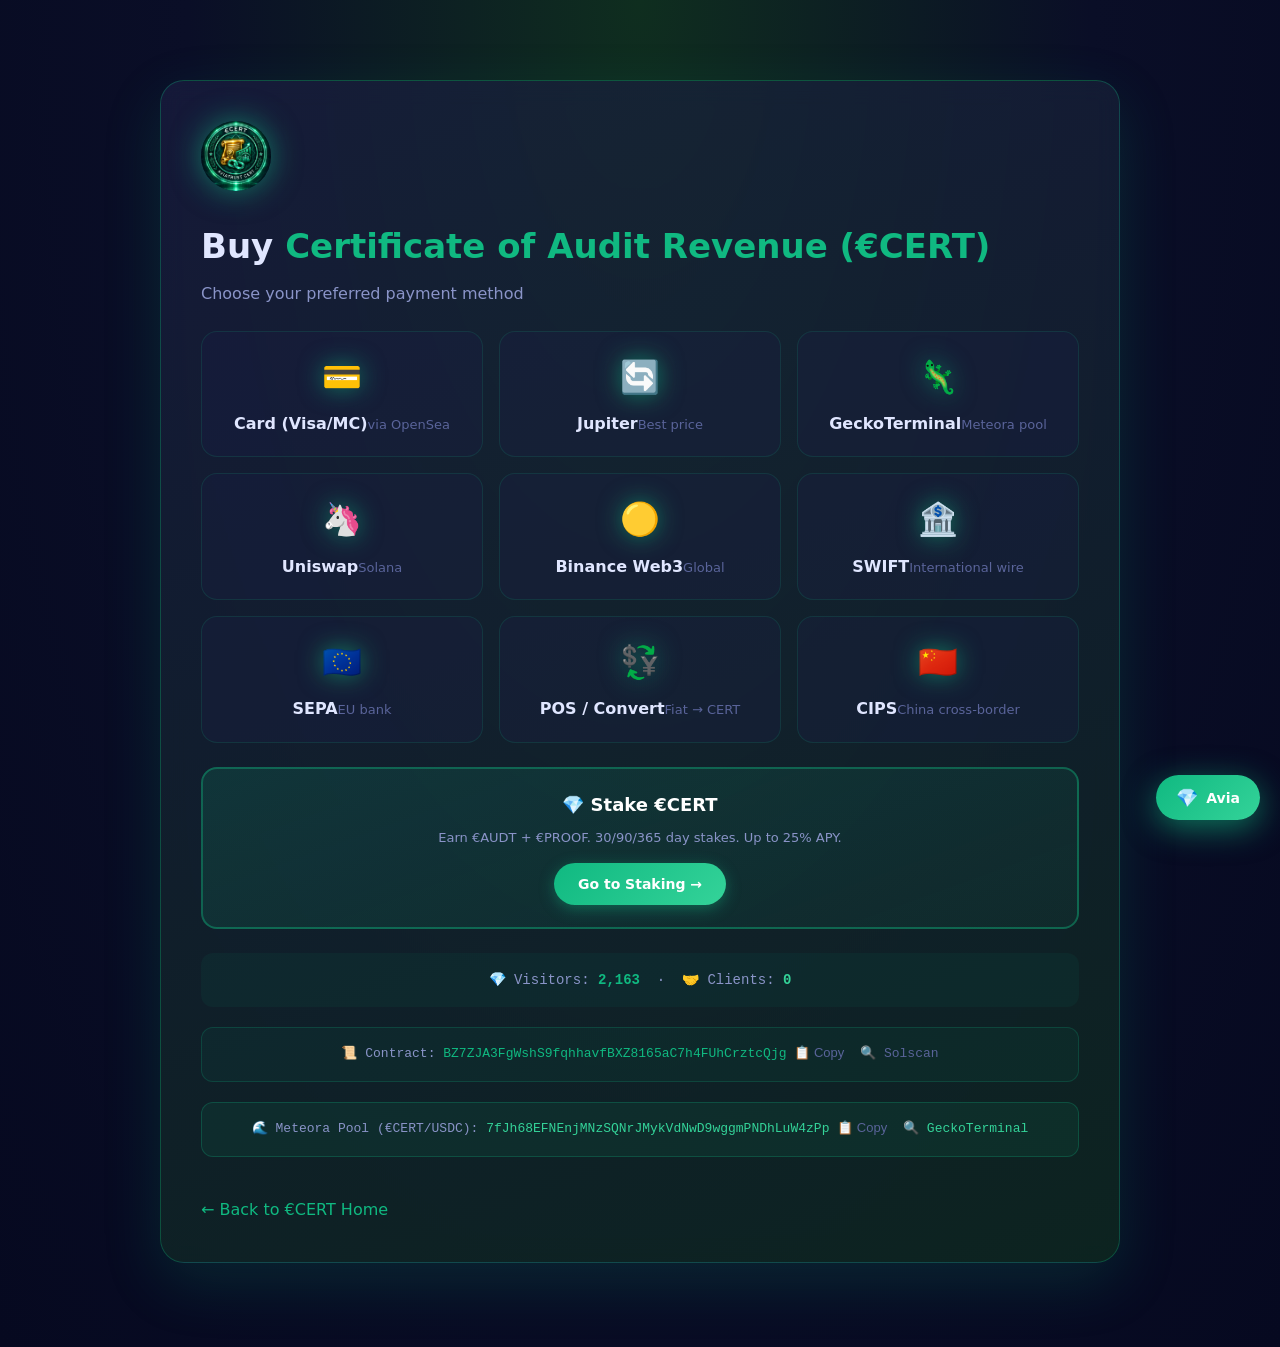
<file: buy.html>
<!DOCTYPE html>
<html lang="en">
<head>
<meta charset="UTF-8" />
<meta name="viewport" content="width=device-width, initial-scale=1.0"/>
<title>Buy €CERT — Card, SWIFT, SEPA, Crypto</title>
<link rel="icon" href="cert_logo.png" />
<link rel="stylesheet" href="ai-agent.css" />
<style>
* { margin: 0; padding: 0; box-sizing: border-box; }
body { font-family: 'Segoe UI', system-ui, sans-serif; background: radial-gradient(ellipse at top, #0F2E1F 0%, #0A0E27 50%, #060920 100%); color: #E0E6FF; line-height: 1.6; padding-top: 80px; padding-bottom: 60px; }
.container { max-width: 1000px; margin: 0 auto; padding: 0 20px; }
.glass-card { background: linear-gradient(160deg, rgba(26,30,65,0.7), rgba(15,46,31,0.7)); backdrop-filter: blur(12px); border: 1px solid rgba(16,185,129,0.3); border-radius: 24px; padding: 40px; margin-bottom: 24px; box-shadow: 0 20px 60px rgba(16,185,129,0.15); }
.glass-card h1 { font-size: 34px; margin-bottom: 8px; }
.glass-card h1 .highlight { color: #10B981; }
.glass-card .sub { color: #8A94C8; margin-bottom: 24px; }
.method-grid { display: grid; grid-template-columns: 1fr 1fr 1fr; gap: 16px; margin-bottom: 24px; }
.method-card { background: rgba(26,30,65,0.4); border: 1px solid rgba(16,185,129,0.15); border-radius: 16px; padding: 20px 16px; text-align: center; transition: 0.3s; text-decoration: none; color: #E0E6FF; }
.method-card:hover { border-color: #10B981; transform: translateY(-4px); box-shadow: 0 15px 30px rgba(16,185,129,0.2); }
.method-card .icon { font-size: 32px; display: block; margin-bottom: 8px; filter: drop-shadow(0 0 12px rgba(16,185,129,0.6)); }
.method-card .name { font-weight: 600; }
.method-card .desc { font-size: 13px; color: #5A649A; }
.contract-box { background: rgba(16,185,129,0.05); border: 1px solid rgba(16,185,129,0.2); border-radius: 12px; padding: 16px; margin: 20px 0; text-align: center; font-size: 13px; color: #8A94C8; font-family: 'Courier New', monospace; }
.contract-box .addr { color: #10B981; }
.contract-box .copy-btn { background: transparent; border: none; color: #5A649A; cursor: pointer; font-size: 13px; }
.contract-box .copy-btn:hover { color: #10B981; }
.contract-box .solscan-link { color: #5A649A; text-decoration: none; font-size: 13px; margin-left: 8px; }
.contract-box .solscan-link:hover { color: #fff; }
.pool-box { background: rgba(16,185,129,0.08); border: 1px solid rgba(16,185,129,0.25); border-radius: 12px; padding: 16px; margin: 20px 0; text-align: center; font-size: 13px; color: #8A94C8; font-family: 'Courier New', monospace; }
.pool-box .addr { color: #34D399; }
.pool-box .copy-btn { background: transparent; border: none; color: #5A649A; cursor: pointer; font-size: 13px; }
.pool-box .copy-btn:hover { color: #34D399; }
.pool-box .link { color: #34D399; text-decoration: none; font-size: 13px; margin-left: 8px; }
.pool-box .link:hover { color: #fff; }
.staking-cta { background: linear-gradient(160deg, rgba(16,185,129,0.15), rgba(52,211,153,0.05)); border: 2px solid rgba(16,185,129,0.4); border-radius: 16px; padding: 22px; margin: 24px 0; text-align: center; }
.staking-cta h3 { color: #fff; font-size: 18px; margin-bottom: 8px; }
.staking-cta p { color: #8A94C8; font-size: 13px; margin-bottom: 14px; }
.staking-cta a { display: inline-block; background: linear-gradient(135deg, #10B981, #34D399); color: #fff; padding: 10px 24px; border-radius: 30px; font-weight: 700; font-size: 14px; text-decoration: none; box-shadow: 0 4px 15px rgba(16,185,129,0.4); }
.back-link { display: inline-block; margin-top: 20px; color: #10B981; text-decoration: none; font-weight: 500; }
.logo-img { height: 70px; width: auto; margin-bottom: 20px; border-radius: 50%; box-shadow: 0 0 30px rgba(16,185,129,0.6); }
.counter-box { text-align: center; padding: 16px; background: rgba(16,185,129,0.05); border-radius: 12px; margin: 20px 0; font-size: 14px; color: #8A94C8; font-family: 'Courier New', monospace; }
.counter-box .counter-visitors { color: #10B981; font-weight: 600; }
.counter-box .counter-clients { color: #34D399; font-weight: 600; }
@media (max-width: 700px) { .method-grid { grid-template-columns: 1fr 1fr; } .glass-card { padding: 24px; } }
@media (max-width: 450px) { .method-grid { grid-template-columns: 1fr; } .contract-box, .pool-box { font-size: 11px; } }
</style>
</head>
<body>
<div class="container">
<div class="glass-card">
<img src="cert_logo.png" alt="€CERT" class="logo-img" />
<h1>Buy <span class="highlight">Certificate of Audit Revenue (€CERT)</span></h1>
<p class="sub">Choose your preferred payment method</p>

<div class="method-grid">
  <a href="https://opensea.io/token/solana/BZ7ZJA3FgWshS9fqhhavfBXZ8165aC7h4FUhCrztcQjg" target="_blank" class="method-card"><span class="icon">💳</span><span class="name">Card (Visa/MC)</span><span class="desc">via OpenSea</span></a>
  <a href="https://jup.ag/tokens/BZ7ZJA3FgWshS9fqhhavfBXZ8165aC7h4FUhCrztcQjg" target="_blank" class="method-card"><span class="icon">🔄</span><span class="name">Jupiter</span><span class="desc">Best price</span></a>
  <a href="https://www.geckoterminal.com/solana/pools/7fJh68EFNEnjMNzSQNrJMykVdNwD9wggmPNDhLuW4zPp" target="_blank" class="method-card"><span class="icon">🦎</span><span class="name">GeckoTerminal</span><span class="desc">Meteora pool</span></a>
  <a href="https://app.uniswap.org/explore/tokens/solana/BZ7ZJA3FgWshS9fqhhavfBXZ8165aC7h4FUhCrztcQjg" target="_blank" class="method-card"><span class="icon">🦄</span><span class="name">Uniswap</span><span class="desc">Solana</span></a>
  <a href="https://app.binance.com/uni-qr/web3-token-details?tokenCA=BZ7ZJA3FgWshS9fqhhavfBXZ8165aC7h4FUhCrztcQjg&binanceChainId=CT_501&chain=sol" target="_blank" class="method-card"><span class="icon">🟡</span><span class="name">Binance Web3</span><span class="desc">Global</span></a>
  <a href="https://www.binance.com/" target="_blank" class="method-card"><span class="icon">🏦</span><span class="name">SWIFT</span><span class="desc">International wire</span></a>
  <a href="https://www.okx.com/" target="_blank" class="method-card"><span class="icon">🇪🇺</span><span class="name">SEPA</span><span class="desc">EU bank</span></a>
  <a href="https://www.binance.com/en/convert" target="_blank" class="method-card"><span class="icon">💱</span><span class="name">POS / Convert</span><span class="desc">Fiat → CERT</span></a>
  <a href="https://www.okx.com/" target="_blank" class="method-card"><span class="icon">🇨🇳</span><span class="name">CIPS</span><span class="desc">China cross-border</span></a>
</div>

<div class="staking-cta">
  <h3>💎 Stake €CERT</h3>
  <p>Earn €AUDT + €PROOF. 30/90/365 day stakes. Up to 25% APY.</p>
  <a href="staking.html">Go to Staking →</a>
</div>

<div class="counter-box">
  💎 Visitors: <span class="counter-visitors">2,030</span>
  &nbsp;·&nbsp;
  🤝 Clients: <span class="counter-clients">0</span>
</div>

<div class="contract-box">
  📜 Contract: <span class="addr">BZ7ZJA3FgWshS9fqhhavfBXZ8165aC7h4FUhCrztcQjg</span>
  <button onclick="navigator.clipboard.writeText('BZ7ZJA3FgWshS9fqhhavfBXZ8165aC7h4FUhCrztcQjg')" class="copy-btn">📋 Copy</button>
  <a href="https://solscan.io/token/BZ7ZJA3FgWshS9fqhhavfBXZ8165aC7h4FUhCrztcQjg" target="_blank" class="solscan-link">🔍 Solscan</a>
</div>

<div class="pool-box">
  🌊 Meteora Pool (€CERT/USDC): <span class="addr">7fJh68EFNEnjMNzSQNrJMykVdNwD9wggmPNDhLuW4zPp</span>
  <button onclick="navigator.clipboard.writeText('7fJh68EFNEnjMNzSQNrJMykVdNwD9wggmPNDhLuW4zPp')" class="copy-btn">📋 Copy</button>
  <a href="https://www.geckoterminal.com/solana/pools/7fJh68EFNEnjMNzSQNrJMykVdNwD9wggmPNDhLuW4zPp" target="_blank" class="link">🔍 GeckoTerminal</a>
</div>

<a href="index.html" class="back-link">← Back to €CERT Home</a>
</div>
</div>
<script src="counter.js"></script>
<script src="ai-agent.js"></script>
</body>
</html>
</file>
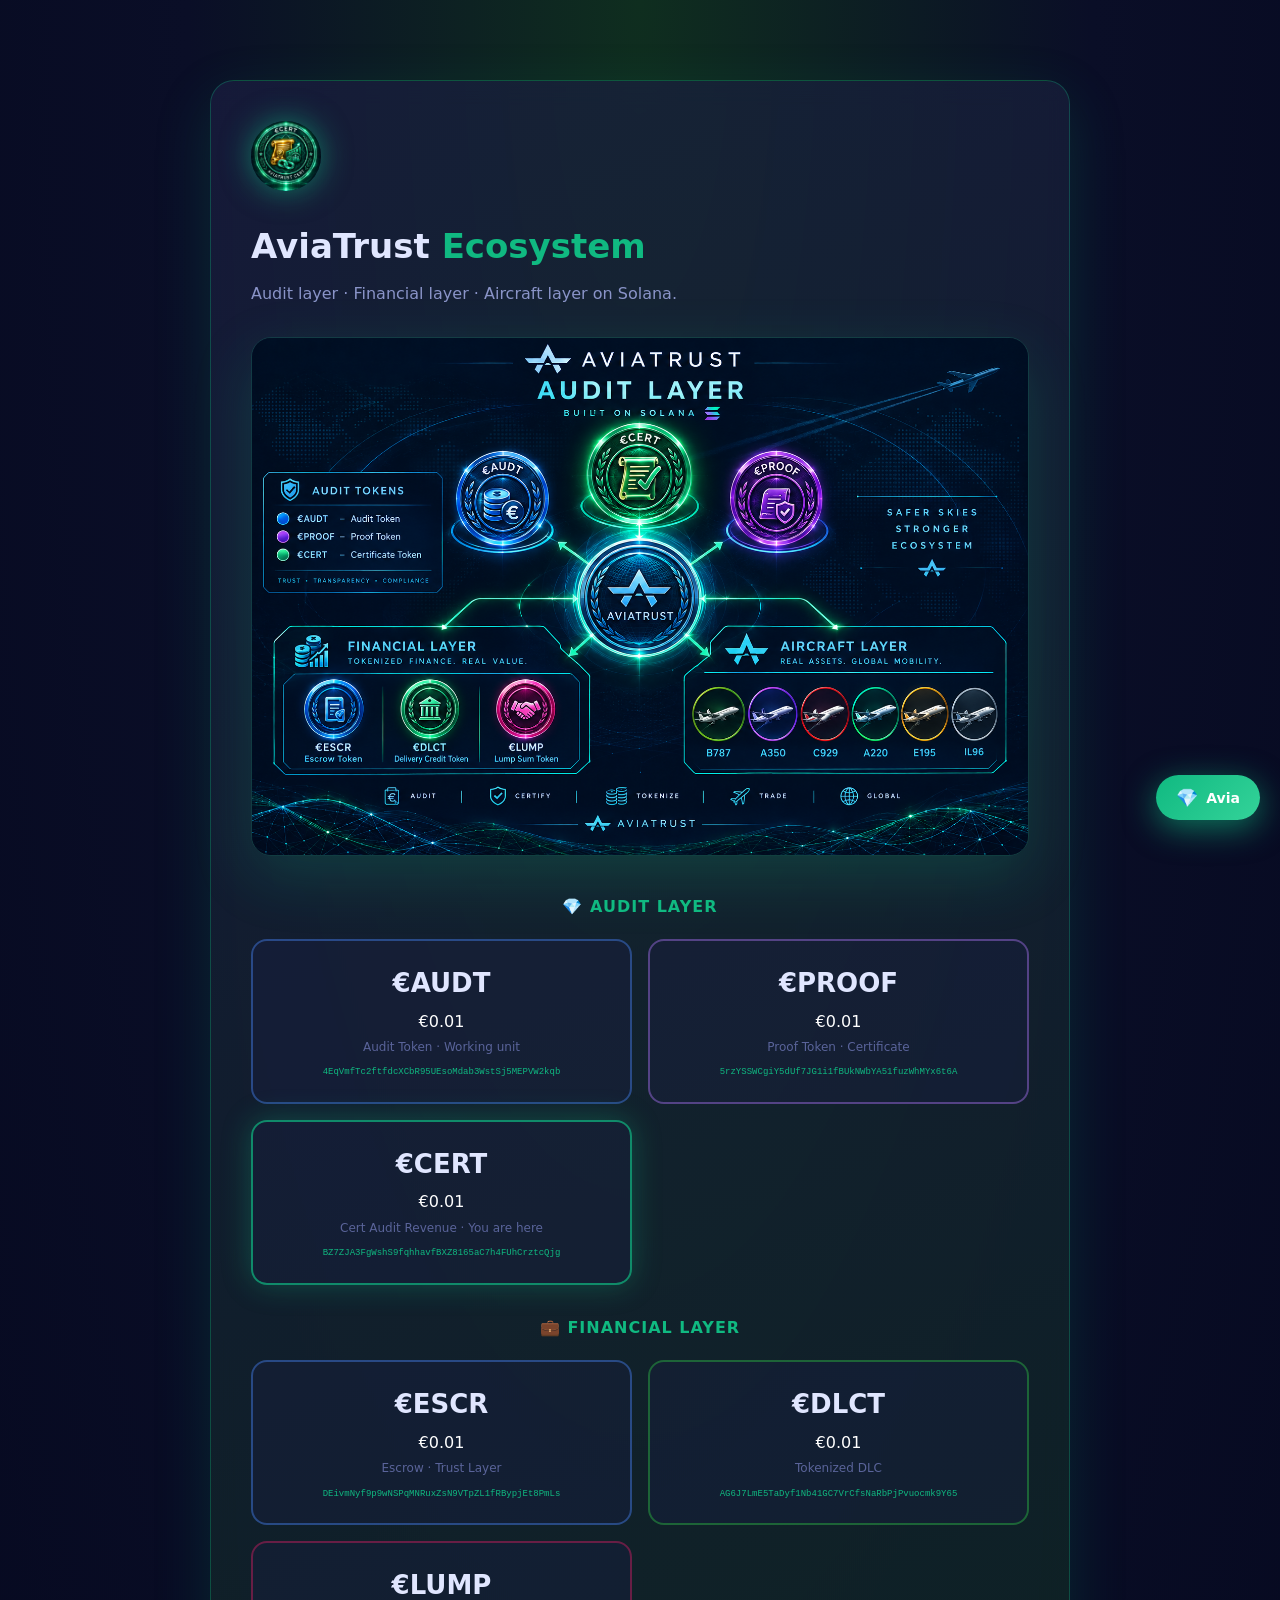
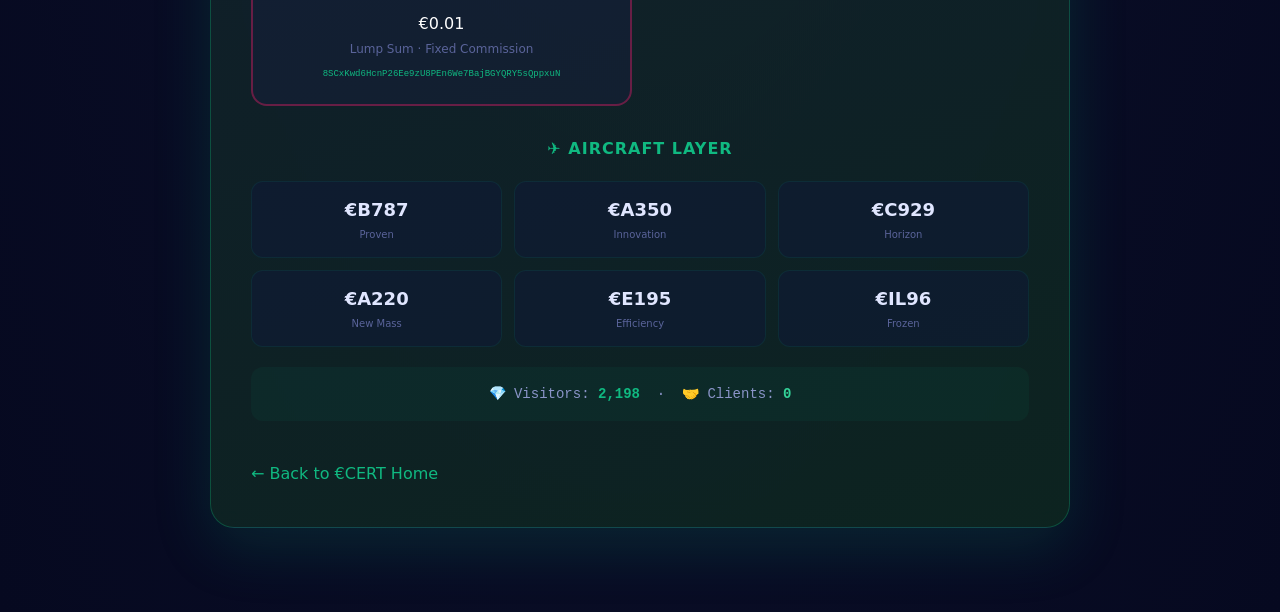
<file: ecosystem.html>
<!DOCTYPE html>
<html lang="en">
<head>
<meta charset="UTF-8" />
<meta name="viewport" content="width=device-width, initial-scale=1.0"/>
<title>€CERT — AviaTrust Ecosystem</title>
<link rel="icon" href="cert_logo.png" />
<link rel="stylesheet" href="ai-agent.css" />
<style>
* { margin: 0; padding: 0; box-sizing: border-box; }
body { font-family: 'Segoe UI', system-ui, sans-serif; background: radial-gradient(ellipse at top, #0F2E1F 0%, #0A0E27 50%, #060920 100%); color: #E0E6FF; line-height: 1.6; padding-top: 80px; padding-bottom: 60px; }
.container { max-width: 900px; margin: 0 auto; padding: 0 20px; }
.glass-card { background: linear-gradient(160deg, rgba(26,30,65,0.7), rgba(15,46,31,0.7)); backdrop-filter: blur(12px); border: 1px solid rgba(16,185,129,0.3); border-radius: 24px; padding: 40px; margin-bottom: 24px; box-shadow: 0 20px 60px rgba(16,185,129,0.15); }
.glass-card h1 { font-size: 34px; margin-bottom: 8px; }
.glass-card h1 .highlight { color: #10B981; }
.glass-card .sub { color: #8A94C8; margin-bottom: 24px; }
.image-block { max-width: 100%; margin: 30px auto; text-align: center; }
.image-block img { max-width: 100%; border-radius: 20px; border: 1px solid rgba(16,185,129,0.2); box-shadow: 0 20px 60px rgba(16,185,129,0.2); }
.section-subtitle { text-align: center; margin: 30px 0 16px; color: #10B981; font-size: 16px; font-weight: 600; text-transform: uppercase; letter-spacing: 1px; }
.token-row { display: grid; grid-template-columns: repeat(2, 1fr); gap: 16px; margin: 20px 0; }
.token-card { background: rgba(26,30,65,0.4); border: 2px solid rgba(16,185,129,0.2); border-radius: 16px; padding: 22px 16px; text-align: center; transition: 0.3s; text-decoration: none; color: #E0E6FF; display: block; }
.token-card:hover { transform: translateY(-3px); box-shadow: 0 15px 30px rgba(16,185,129,0.2); }
.token-card .symbol { font-size: 26px; font-weight: 700; }
.token-card .price { font-size: 16px; color: #fff; margin-top: 4px; }
.token-card .desc { font-size: 12px; color: #5A649A; margin-top: 4px; }
.token-card .contract { font-size: 9px; font-family: 'Courier New', monospace; color: #10B981; margin-top: 8px; word-break: break-all; }
.token-card.cert { border-color: rgba(16,185,129,0.7); box-shadow: 0 0 30px rgba(16,185,129,0.3); }
.token-card.audt { border-color: rgba(74,140,255,0.4); }
.token-card.proof { border-color: rgba(181,123,255,0.4); }
.token-card.escr { border-color: rgba(74,140,255,0.4); }
.token-card.dlct { border-color: rgba(46,204,64,0.4); }
.token-card.lump { border-color: rgba(233,30,99,0.4); }
.aircraft-row { display: grid; grid-template-columns: repeat(3, 1fr); gap: 12px; margin: 20px 0; }
.aircraft-card { background: rgba(15,20,64,0.4); border: 1px solid rgba(16,185,129,0.1); border-radius: 12px; padding: 14px 10px; text-align: center; text-decoration: none; color: #E0E6FF; display: block; transition: 0.3s; }
.aircraft-card:hover { border-color: #10B981; transform: translateY(-2px); }
.aircraft-card .symbol { font-size: 18px; font-weight: 700; }
.aircraft-card .desc { font-size: 10px; color: #5A649A; margin-top: 2px; }
.counter-box { text-align: center; padding: 16px; background: rgba(16,185,129,0.05); border-radius: 12px; margin: 20px 0; font-size: 14px; color: #8A94C8; font-family: 'Courier New', monospace; }
.counter-box .counter-visitors { color: #10B981; font-weight: 600; }
.counter-box .counter-clients { color: #34D399; font-weight: 600; }
.back-link { display: inline-block; margin-top: 20px; color: #10B981; text-decoration: none; font-weight: 500; }
.logo-img { height: 70px; width: auto; margin-bottom: 20px; border-radius: 50%; box-shadow: 0 0 30px rgba(16,185,129,0.6); }
@media (max-width: 800px) { .token-row { grid-template-columns: 1fr; } .aircraft-row { grid-template-columns: 1fr 1fr; } .glass-card { padding: 24px; } }
</style>
</head>
<body>
<div class="container">
<div class="glass-card">
<img src="cert_logo.png" alt="€CERT" class="logo-img" />
<h1>AviaTrust <span class="highlight">Ecosystem</span></h1>
<p class="sub">Audit layer · Financial layer · Aircraft layer on Solana.</p>

<div class="image-block">
  <img src="cert_ecosystem_map.png" alt="AviaTrust Ecosystem" />
</div>

<div class="section-subtitle">💎 Audit Layer</div>
<div class="token-row">
  <a href="https://aviabank.github.io/audt/" target="_blank" class="token-card audt">
    <div class="symbol">€AUDT</div>
    <div class="price">€0.01</div>
    <div class="desc">Audit Token · Working unit</div>
    <div class="contract">4EqVmfTc2ftfdcXCbR95UEsoMdab3WstSj5MEPVW2kqb</div>
  </a>
  <a href="https://aviabank.github.io/proof/" target="_blank" class="token-card proof">
    <div class="symbol">€PROOF</div>
    <div class="price">€0.01</div>
    <div class="desc">Proof Token · Certificate</div>
    <div class="contract">5rzYSSWCgiY5dUf7JG1i1fBUkNWbYA51fuzWhMYx6t6A</div>
  </a>
  <a href="index.html" class="token-card cert">
    <div class="symbol">€CERT</div>
    <div class="price">€0.01</div>
    <div class="desc">Cert Audit Revenue · You are here</div>
    <div class="contract">BZ7ZJA3FgWshS9fqhhavfBXZ8165aC7h4FUhCrztcQjg</div>
  </a>
</div>

<div class="section-subtitle">💼 Financial Layer</div>
<div class="token-row">
  <a href="https://aviabank.github.io/escr/" target="_blank" class="token-card escr">
    <div class="symbol">€ESCR</div>
    <div class="price">€0.01</div>
    <div class="desc">Escrow · Trust Layer</div>
    <div class="contract">DEivmNyf9p9wNSPqMNRuxZsN9VTpZL1fRBypjEt8PmLs</div>
  </a>
  <a href="https://aviabank.github.io/dlct/" target="_blank" class="token-card dlct">
    <div class="symbol">€DLCT</div>
    <div class="price">€0.01</div>
    <div class="desc">Tokenized DLC</div>
    <div class="contract">AG6J7LmE5TaDyf1Nb41GC7VrCfsNaRbPjPvuocmk9Y65</div>
  </a>
  <a href="https://aviabank.github.io/lump/" target="_blank" class="token-card lump">
    <div class="symbol">€LUMP</div>
    <div class="price">€0.01</div>
    <div class="desc">Lump Sum · Fixed Commission</div>
    <div class="contract">8SCxKwd6HcnP26Ee9zU8PEn6We7BajBGYQRY5sQppxuN</div>
  </a>
</div>

<div class="section-subtitle">✈️ Aircraft Layer</div>
<div class="aircraft-row">
  <a href="https://aviabank.github.io/b787/" target="_blank" class="aircraft-card"><div class="symbol">€B787</div><div class="desc">Proven</div></a>
  <a href="https://aviabank.github.io/a350/" target="_blank" class="aircraft-card"><div class="symbol">€A350</div><div class="desc">Innovation</div></a>
  <a href="https://aviabank.github.io/c929/" target="_blank" class="aircraft-card"><div class="symbol">€C929</div><div class="desc">Horizon</div></a>
  <a href="https://aviabank.github.io/a220/" target="_blank" class="aircraft-card"><div class="symbol">€A220</div><div class="desc">New Mass</div></a>
  <a href="https://aviabank.github.io/e195/" target="_blank" class="aircraft-card"><div class="symbol">€E195</div><div class="desc">Efficiency</div></a>
  <a href="https://aviabank.github.io/il96/" target="_blank" class="aircraft-card"><div class="symbol">€IL96</div><div class="desc">Frozen</div></a>
</div>

<div class="counter-box">
  💎 Visitors: <span class="counter-visitors">2,030</span>
  &nbsp;·&nbsp;
  🤝 Clients: <span class="counter-clients">0</span>
</div>

<a href="index.html" class="back-link">← Back to €CERT Home</a>
</div>
</div>
<script src="counter.js"></script>
<script src="ai-agent.js"></script>
</body>
</html>
</file>
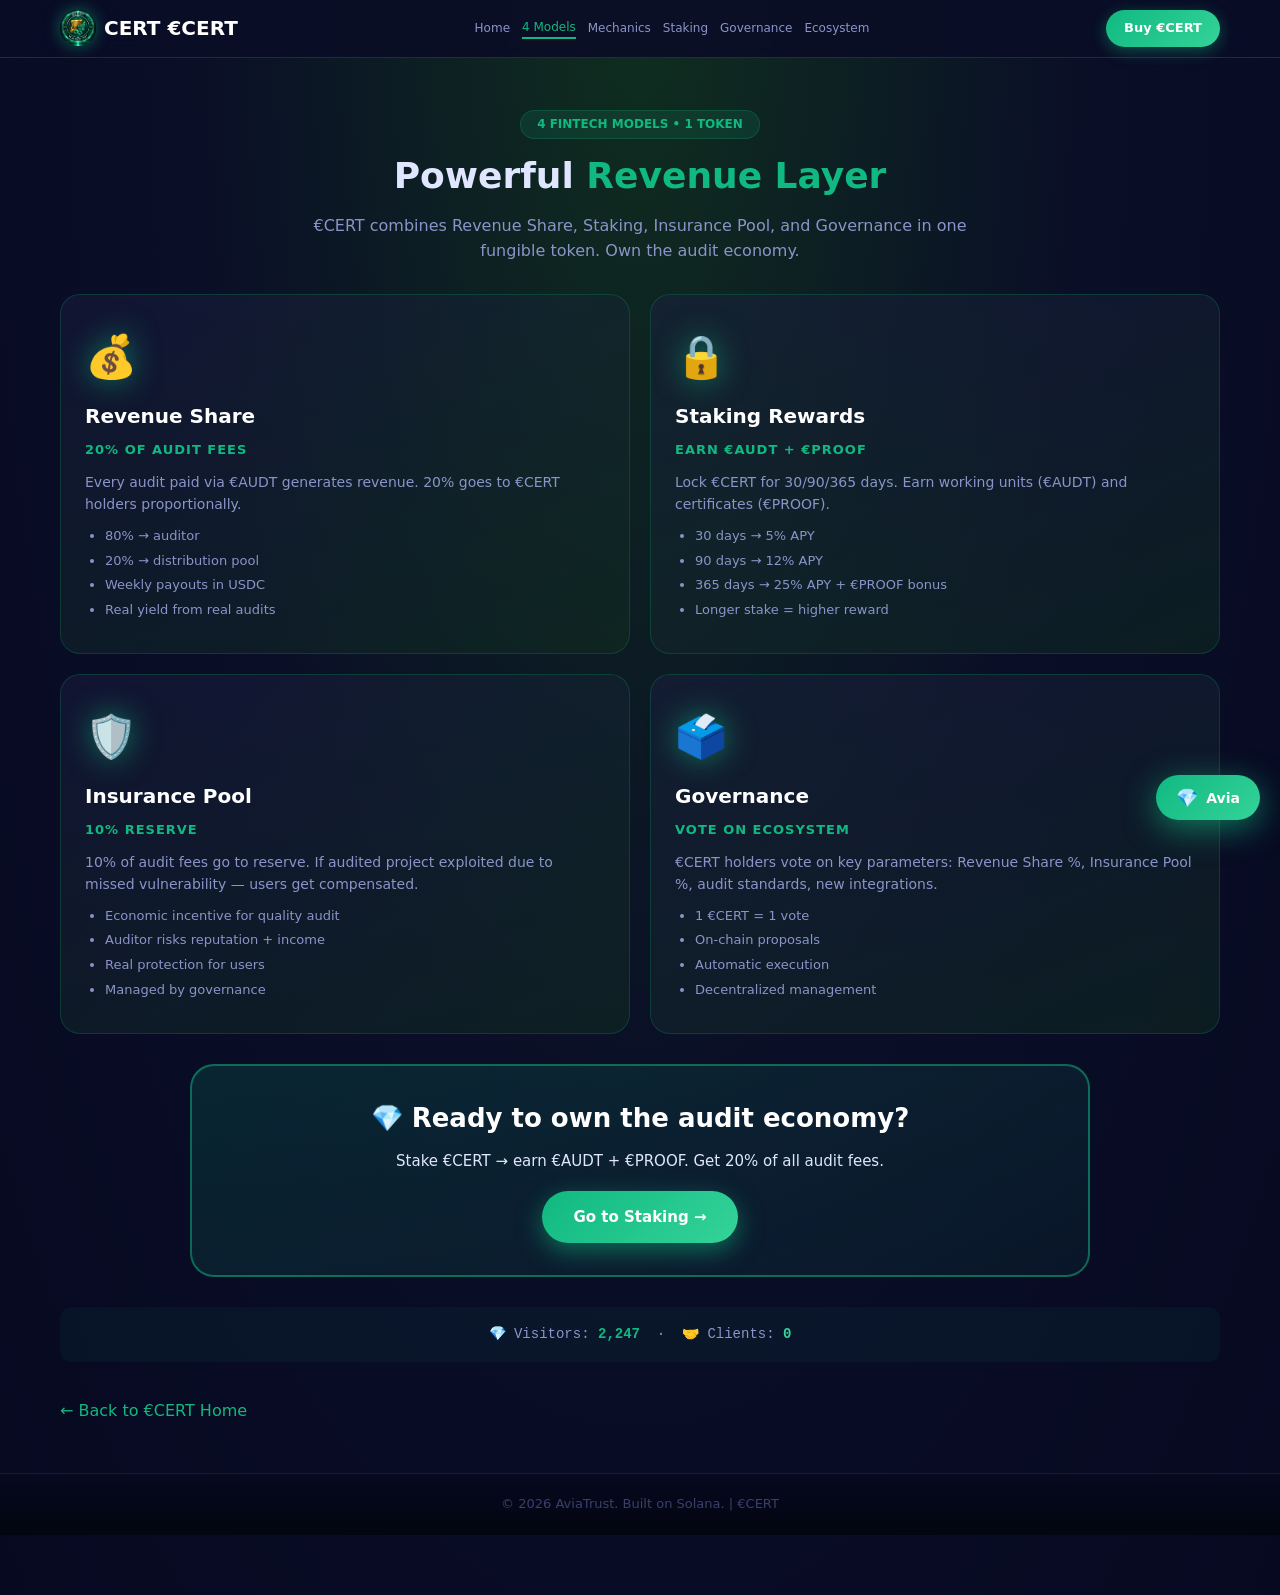
<file: fintech1.html>
<!DOCTYPE html>
<html lang="en">
<head>
<meta charset="UTF-8" />
<meta name="viewport" content="width=device-width, initial-scale=1.0"/>
<title>€CERT — 4 Fintech Models</title>
<link rel="icon" href="cert_logo.png" />
<link rel="stylesheet" href="ai-agent.css" />
<style>
* { margin: 0; padding: 0; box-sizing: border-box; }
body { font-family: 'Segoe UI', system-ui, sans-serif; background: radial-gradient(ellipse at top, #0F2E1F 0%, #0A0E27 50%, #060920 100%); color: #E0E6FF; line-height: 1.6; padding-top: 80px; padding-bottom: 60px; }
.container { max-width: 1200px; margin: 0 auto; padding: 0 20px; }
header { position: fixed; top: 0; left: 0; width: 100%; background: rgba(10,14,39,0.92); backdrop-filter: blur(12px); z-index: 100; border-bottom: 1px solid rgba(16,185,129,0.25); padding: 10px 0; }
.header-inner { display: flex; align-items: center; justify-content: space-between; flex-wrap: wrap; gap: 10px; }
.logo { display: flex; align-items: center; gap: 8px; }
.logo img { height: 36px; width: auto; border-radius: 50%; box-shadow: 0 0 15px rgba(16,185,129,0.5); }
.logo-text { font-size: 20px; font-weight: 700; color: #fff; }
nav { display: flex; gap: 12px; flex-wrap: wrap; align-items: center; }
nav a { color: #8A94C8; text-decoration: none; font-size: 12px; font-weight: 500; transition: 0.3s; }
nav a:hover { color: #10B981; }
nav a.active { color: #10B981; border-bottom: 2px solid #10B981; }
.btn-primary { background: linear-gradient(135deg, #10B981 0%, #34D399 100%); color: #fff; padding: 8px 18px; border-radius: 30px; font-weight: 700; text-decoration: none; font-size: 13px; box-shadow: 0 4px 15px rgba(16,185,129,0.4); }
section { padding: 30px 0; }
.section-header { text-align: center; margin-bottom: 30px; }
.section-tag { display: inline-block; background: rgba(16,185,129,0.12); color: #10B981; padding: 4px 16px; border-radius: 20px; font-size: 12px; font-weight: 600; text-transform: uppercase; border: 1px solid rgba(16,185,129,0.2); }
.section-header h1 { font-size: 36px; font-weight: 700; margin: 8px 0; }
.section-header h1 .highlight { color: #10B981; }
.section-header p { color: #8A94C8; max-width: 700px; margin: 0 auto; }
.model-grid { display: grid; grid-template-columns: repeat(2, 1fr); gap: 20px; margin-bottom: 30px; }
.model-card { background: linear-gradient(160deg, rgba(26,30,65,0.5), rgba(15,46,31,0.5)); border: 1px solid rgba(16,185,129,0.2); border-radius: 20px; padding: 28px 24px; transition: 0.3s; }
.model-card:hover { border-color: #10B981; transform: translateY(-4px); box-shadow: 0 20px 40px rgba(16,185,129,0.2); }
.model-card .model-icon { font-size: 42px; margin-bottom: 10px; filter: drop-shadow(0 0 15px rgba(16,185,129,0.6)); }
.model-card h3 { color: #fff; font-size: 20px; margin-bottom: 8px; }
.model-card .model-sub { color: #10B981; font-size: 13px; font-weight: 600; margin-bottom: 10px; text-transform: uppercase; letter-spacing: 1px; }
.model-card p { color: #8A94C8; font-size: 14px; margin-bottom: 10px; }
.model-card ul { color: #8A94C8; font-size: 13px; padding-left: 20px; }
.model-card ul li { margin-bottom: 4px; }
.cta-staking { max-width: 900px; margin: 30px auto; background: linear-gradient(160deg, rgba(16,185,129,0.15), rgba(52,211,153,0.05)); border: 2px solid rgba(16,185,129,0.5); border-radius: 24px; padding: 32px 28px; text-align: center; }
.cta-staking h2 { font-size: 26px; color: #fff; margin-bottom: 10px; }
.cta-staking p { color: #E0E6FF; font-size: 15px; margin-bottom: 18px; }
.cta-staking a { display: inline-block; background: linear-gradient(135deg, #10B981, #34D399); color: #fff; padding: 14px 32px; border-radius: 30px; font-weight: 700; font-size: 15px; text-decoration: none; box-shadow: 0 8px 25px rgba(16,185,129,0.5); }
.counter-box { text-align: center; padding: 16px; background: rgba(16,185,129,0.05); border-radius: 12px; margin: 20px 0; font-size: 14px; color: #8A94C8; font-family: 'Courier New', monospace; }
.counter-box .counter-visitors { color: #10B981; font-weight: 600; }
.counter-box .counter-clients { color: #34D399; font-weight: 600; }
.back-link { display: inline-block; margin-top: 16px; color: #10B981; text-decoration: none; font-weight: 500; }
footer { background: linear-gradient(180deg, #060920, #030510); padding: 20px 0; text-align: center; border-top: 1px solid rgba(16,185,129,0.2); margin-top: 20px; }
footer p { color: #3A406A; font-size: 13px; }
@media (max-width: 768px) { .section-header h1 { font-size: 26px; } .model-grid { grid-template-columns: 1fr; } }
</style>
</head>
<body>
<header>
  <div class="container header-inner">
    <div class="logo"><img src="cert_logo.png" alt="€CERT" /><span class="logo-text">CERT €CERT</span></div>
    <nav>
      <a href="index.html">Home</a>
      <a href="fintech1.html" class="active">4 Models</a>
      <a href="fintech2.html">Mechanics</a>
      <a href="staking.html">Staking</a>
      <a href="governance.html">Governance</a>
      <a href="ecosystem.html">Ecosystem</a>
    </nav>
    <a href="buy.html" class="btn-primary">Buy €CERT</a>
  </div>
</header>

<section>
  <div class="container">
    <div class="section-header">
      <span class="section-tag">4 Fintech Models • 1 Token</span>
      <h1>Powerful <span class="highlight">Revenue Layer</span></h1>
      <p>€CERT combines Revenue Share, Staking, Insurance Pool, and Governance in one fungible token. Own the audit economy.</p>
    </div>

    <div class="model-grid">
      <div class="model-card">
        <div class="model-icon">💰</div>
        <h3>Revenue Share</h3>
        <div class="model-sub">20% of audit fees</div>
        <p>Every audit paid via €AUDT generates revenue. 20% goes to €CERT holders proportionally.</p>
        <ul>
          <li>80% → auditor</li>
          <li>20% → distribution pool</li>
          <li>Weekly payouts in USDC</li>
          <li>Real yield from real audits</li>
        </ul>
      </div>

      <div class="model-card">
        <div class="model-icon">🔒</div>
        <h3>Staking Rewards</h3>
        <div class="model-sub">Earn €AUDT + €PROOF</div>
        <p>Lock €CERT for 30/90/365 days. Earn working units (€AUDT) and certificates (€PROOF).</p>
        <ul>
          <li>30 days → 5% APY</li>
          <li>90 days → 12% APY</li>
          <li>365 days → 25% APY + €PROOF bonus</li>
          <li>Longer stake = higher reward</li>
        </ul>
      </div>

      <div class="model-card">
        <div class="model-icon">🛡️</div>
        <h3>Insurance Pool</h3>
        <div class="model-sub">10% reserve</div>
        <p>10% of audit fees go to reserve. If audited project exploited due to missed vulnerability — users get compensated.</p>
        <ul>
          <li>Economic incentive for quality audit</li>
          <li>Auditor risks reputation + income</li>
          <li>Real protection for users</li>
          <li>Managed by governance</li>
        </ul>
      </div>

      <div class="model-card">
        <div class="model-icon">🗳️</div>
        <h3>Governance</h3>
        <div class="model-sub">Vote on ecosystem</div>
        <p>€CERT holders vote on key parameters: Revenue Share %, Insurance Pool %, audit standards, new integrations.</p>
        <ul>
          <li>1 €CERT = 1 vote</li>
          <li>On-chain proposals</li>
          <li>Automatic execution</li>
          <li>Decentralized management</li>
        </ul>
      </div>
    </div>

    <div class="cta-staking">
      <h2>💎 Ready to own the audit economy?</h2>
      <p>Stake €CERT → earn €AUDT + €PROOF. Get 20% of all audit fees.</p>
      <a href="staking.html">Go to Staking →</a>
    </div>

    <div class="counter-box">
      💎 Visitors: <span class="counter-visitors">2,030</span>
      &nbsp;·&nbsp;
      🤝 Clients: <span class="counter-clients">0</span>
    </div>

    <a href="index.html" class="back-link">← Back to €CERT Home</a>
  </div>
</section>

<footer><div class="container"><p>© 2026 AviaTrust. Built on Solana. | €CERT</p></div></footer>

<script src="counter.js"></script>
<script src="ai-agent.js"></script>
</body>
</html>
</file>
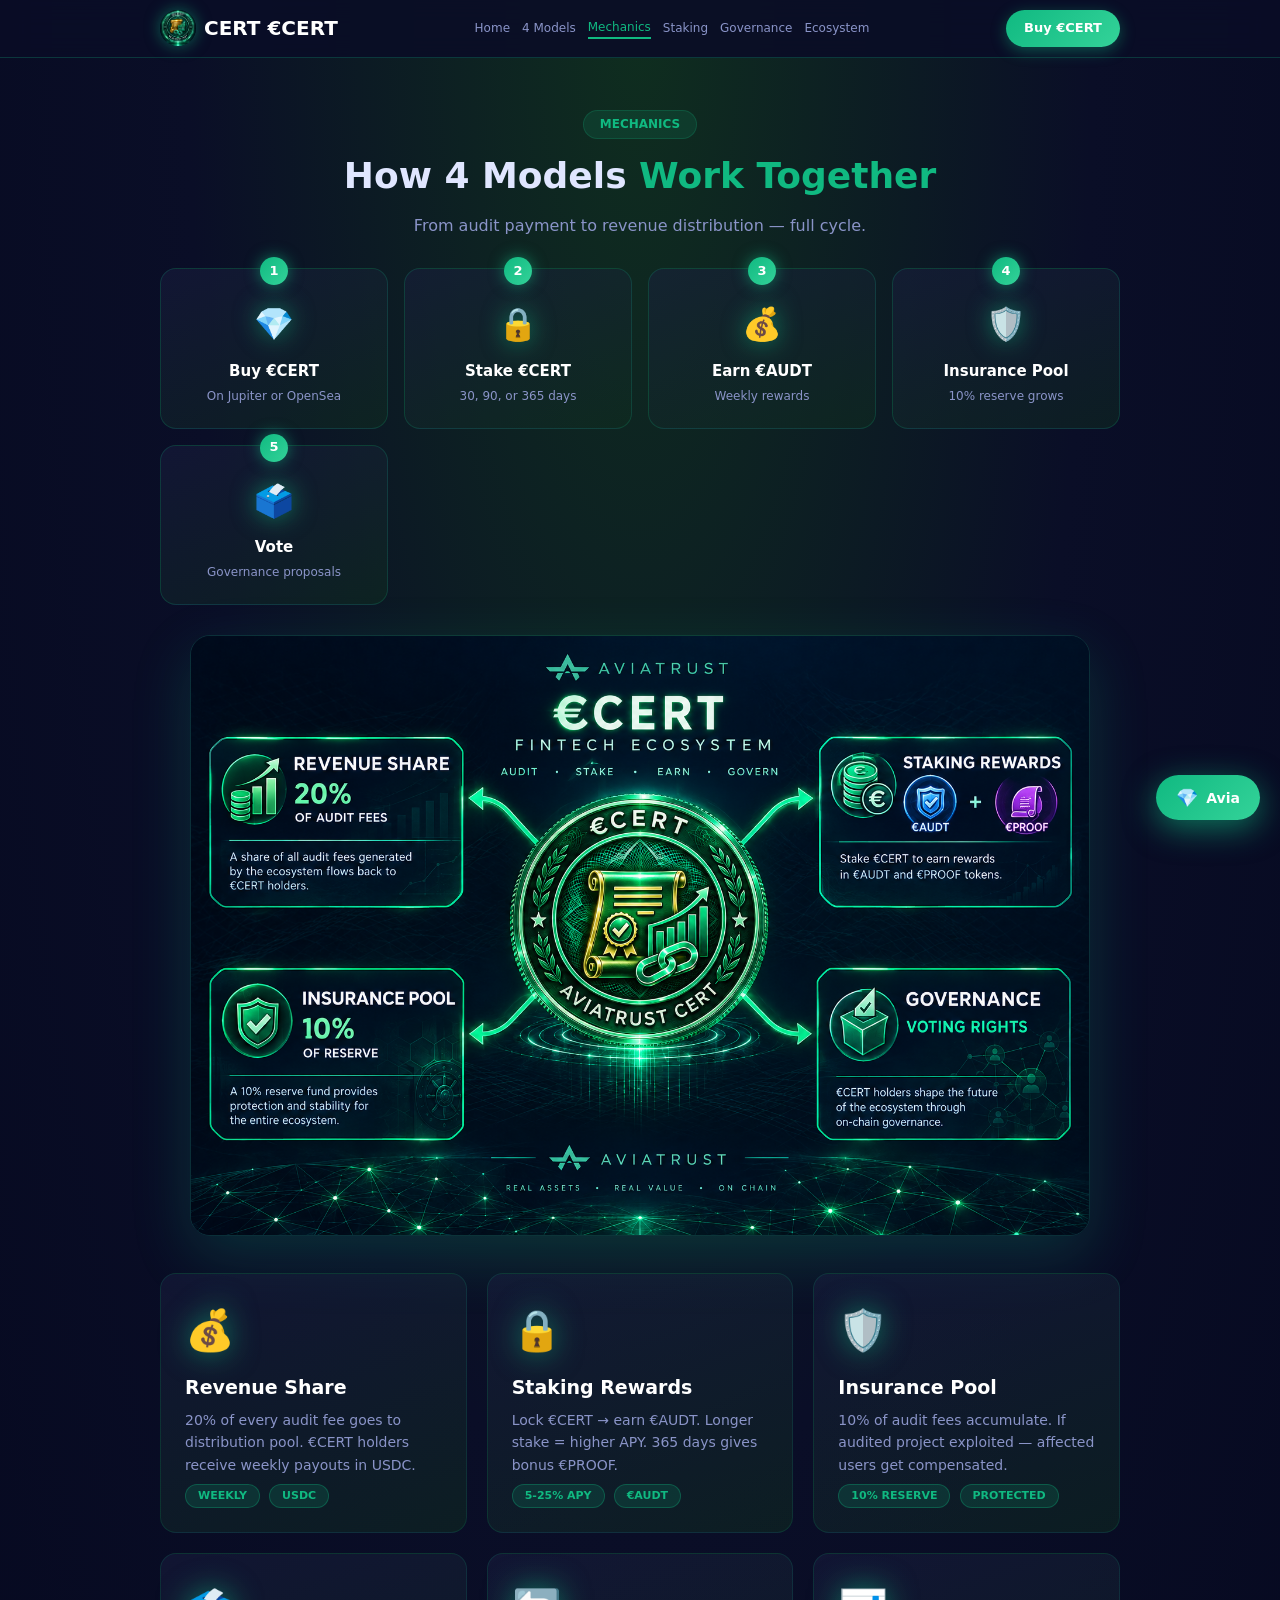
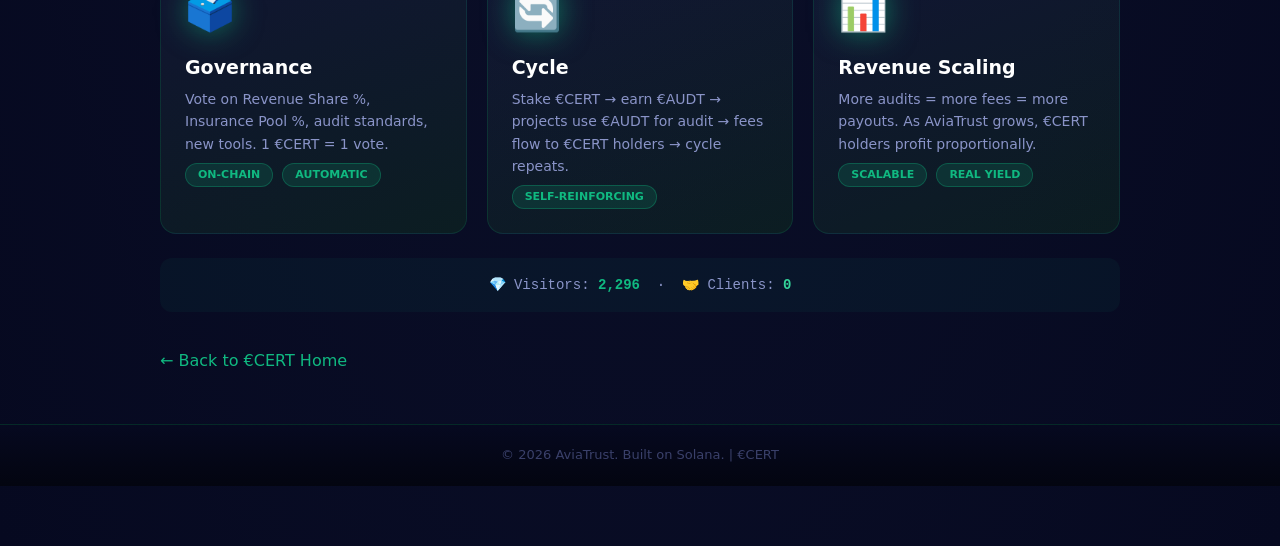
<file: fintech2.html>
<!DOCTYPE html>
<html lang="en">
<head>
<meta charset="UTF-8" />
<meta name="viewport" content="width=device-width, initial-scale=1.0"/>
<title>€CERT — How 4 Models Work Together</title>
<link rel="icon" href="cert_logo.png" />
<link rel="stylesheet" href="ai-agent.css" />
<style>
* { margin: 0; padding: 0; box-sizing: border-box; }
body { font-family: 'Segoe UI', system-ui, sans-serif; background: radial-gradient(ellipse at top, #0F2E1F 0%, #0A0E27 50%, #060920 100%); color: #E0E6FF; line-height: 1.6; padding-top: 80px; padding-bottom: 60px; }
.container { max-width: 1000px; margin: 0 auto; padding: 0 20px; }
header { position: fixed; top: 0; left: 0; width: 100%; background: rgba(10,14,39,0.92); backdrop-filter: blur(12px); z-index: 100; border-bottom: 1px solid rgba(16,185,129,0.25); padding: 10px 0; }
.header-inner { display: flex; align-items: center; justify-content: space-between; flex-wrap: wrap; gap: 10px; }
.logo { display: flex; align-items: center; gap: 8px; }
.logo img { height: 36px; width: auto; border-radius: 50%; box-shadow: 0 0 15px rgba(16,185,129,0.5); }
.logo-text { font-size: 20px; font-weight: 700; color: #fff; }
nav { display: flex; gap: 12px; flex-wrap: wrap; align-items: center; }
nav a { color: #8A94C8; text-decoration: none; font-size: 12px; font-weight: 500; }
nav a:hover { color: #10B981; }
nav a.active { color: #10B981; border-bottom: 2px solid #10B981; }
.btn-primary { background: linear-gradient(135deg, #10B981 0%, #34D399 100%); color: #fff; padding: 8px 18px; border-radius: 30px; font-weight: 700; text-decoration: none; font-size: 13px; box-shadow: 0 4px 15px rgba(16,185,129,0.4); }
section { padding: 30px 0; }
.section-header { text-align: center; margin-bottom: 30px; }
.section-tag { display: inline-block; background: rgba(16,185,129,0.12); color: #10B981; padding: 4px 16px; border-radius: 20px; font-size: 12px; font-weight: 600; text-transform: uppercase; border: 1px solid rgba(16,185,129,0.2); }
.section-header h1 { font-size: 36px; font-weight: 700; margin: 8px 0; }
.section-header h1 .highlight { color: #10B981; }
.section-header p { color: #8A94C8; max-width: 700px; margin: 0 auto; }
.flow-steps { display: grid; grid-template-columns: repeat(auto-fit, minmax(180px, 1fr)); gap: 16px; margin: 30px 0; }
.flow-step { background: linear-gradient(160deg, rgba(26,30,65,0.5), rgba(15,46,31,0.5)); border: 1px solid rgba(16,185,129,0.2); border-radius: 16px; padding: 22px; text-align: center; position: relative; }
.flow-step .step-num { position: absolute; top: -12px; left: 50%; transform: translateX(-50%); background: linear-gradient(135deg, #10B981, #34D399); color: #fff; width: 28px; height: 28px; border-radius: 50%; display: flex; align-items: center; justify-content: center; font-weight: 700; font-size: 13px; box-shadow: 0 0 15px rgba(16,185,129,0.6); }
.flow-step .step-icon { font-size: 32px; margin: 8px 0; filter: drop-shadow(0 0 12px rgba(16,185,129,0.6)); }
.flow-step h4 { color: #fff; font-size: 15px; margin-bottom: 4px; }
.flow-step p { color: #8A94C8; font-size: 12px; }
.mechanics-grid { display: grid; grid-template-columns: repeat(auto-fit, minmax(280px, 1fr)); gap: 20px; margin-bottom: 24px; }
.mechanics-card { background: linear-gradient(160deg, rgba(26,30,65,0.5), rgba(15,46,31,0.5)); border: 1px solid rgba(16,185,129,0.15); border-radius: 16px; padding: 24px; transition: 0.3s; }
.mechanics-card:hover { border-color: #10B981; transform: translateY(-4px); box-shadow: 0 20px 40px rgba(16,185,129,0.2); }
.mechanics-card .mc-icon { font-size: 40px; margin-bottom: 10px; filter: drop-shadow(0 0 15px rgba(16,185,129,0.6)); }
.mechanics-card h3 { color: #fff; font-size: 19px; margin-bottom: 6px; }
.mechanics-card p { color: #8A94C8; font-size: 14px; }
.feature-badge { display: inline-block; background: rgba(16,185,129,0.15); color: #10B981; padding: 2px 12px; border-radius: 20px; font-size: 11px; font-weight: 600; text-transform: uppercase; margin-top: 8px; margin-right: 4px; border: 1px solid rgba(16,185,129,0.3); }
.image-block { max-width: 900px; margin: 30px auto; text-align: center; }
.image-block img { max-width: 100%; border-radius: 20px; border: 1px solid rgba(16,185,129,0.2); box-shadow: 0 20px 60px rgba(16,185,129,0.2); }
.counter-box { text-align: center; padding: 16px; background: rgba(16,185,129,0.05); border-radius: 12px; margin: 20px 0; font-size: 14px; color: #8A94C8; font-family: 'Courier New', monospace; }
.counter-box .counter-visitors { color: #10B981; font-weight: 600; }
.counter-box .counter-clients { color: #34D399; font-weight: 600; }
.back-link { display: inline-block; margin-top: 16px; color: #10B981; text-decoration: none; font-weight: 500; }
footer { background: linear-gradient(180deg, #060920, #030510); padding: 20px 0; text-align: center; border-top: 1px solid rgba(16,185,129,0.2); margin-top: 20px; }
footer p { color: #3A406A; font-size: 13px; }
@media (max-width: 768px) { .section-header h1 { font-size: 26px; } }
</style>
</head>
<body>
<header>
  <div class="container header-inner">
    <div class="logo"><img src="cert_logo.png" alt="€CERT" /><span class="logo-text">CERT €CERT</span></div>
    <nav>
      <a href="index.html">Home</a>
      <a href="fintech1.html">4 Models</a>
      <a href="fintech2.html" class="active">Mechanics</a>
      <a href="staking.html">Staking</a>
      <a href="governance.html">Governance</a>
      <a href="ecosystem.html">Ecosystem</a>
    </nav>
    <a href="buy.html" class="btn-primary">Buy €CERT</a>
  </div>
</header>

<section>
  <div class="container">
    <div class="section-header">
      <span class="section-tag">Mechanics</span>
      <h1>How 4 Models <span class="highlight">Work Together</span></h1>
      <p>From audit payment to revenue distribution — full cycle.</p>
    </div>

    <div class="flow-steps">
      <div class="flow-step"><div class="step-num">1</div><div class="step-icon">💎</div><h4>Buy €CERT</h4><p>On Jupiter or OpenSea</p></div>
      <div class="flow-step"><div class="step-num">2</div><div class="step-icon">🔒</div><h4>Stake €CERT</h4><p>30, 90, or 365 days</p></div>
      <div class="flow-step"><div class="step-num">3</div><div class="step-icon">💰</div><h4>Earn €AUDT</h4><p>Weekly rewards</p></div>
      <div class="flow-step"><div class="step-num">4</div><div class="step-icon">🛡️</div><h4>Insurance Pool</h4><p>10% reserve grows</p></div>
      <div class="flow-step"><div class="step-num">5</div><div class="step-icon">🗳️</div><h4>Vote</h4><p>Governance proposals</p></div>
    </div>

    <div class="image-block">
      <img src="cert_fintech_diagram.png" alt="€CERT Mechanics" />
    </div>

    <div class="mechanics-grid">
      <div class="mechanics-card">
        <div class="mc-icon">💰</div>
        <h3>Revenue Share</h3>
        <p>20% of every audit fee goes to distribution pool. €CERT holders receive weekly payouts in USDC.</p>
        <span class="feature-badge">Weekly</span>
        <span class="feature-badge">USDC</span>
      </div>
      <div class="mechanics-card">
        <div class="mc-icon">🔒</div>
        <h3>Staking Rewards</h3>
        <p>Lock €CERT → earn €AUDT. Longer stake = higher APY. 365 days gives bonus €PROOF.</p>
        <span class="feature-badge">5-25% APY</span>
        <span class="feature-badge">€AUDT</span>
      </div>
      <div class="mechanics-card">
        <div class="mc-icon">🛡️</div>
        <h3>Insurance Pool</h3>
        <p>10% of audit fees accumulate. If audited project exploited — affected users get compensated.</p>
        <span class="feature-badge">10% reserve</span>
        <span class="feature-badge">Protected</span>
      </div>
      <div class="mechanics-card">
        <div class="mc-icon">🗳️</div>
        <h3>Governance</h3>
        <p>Vote on Revenue Share %, Insurance Pool %, audit standards, new tools. 1 €CERT = 1 vote.</p>
        <span class="feature-badge">On-chain</span>
        <span class="feature-badge">Automatic</span>
      </div>
      <div class="mechanics-card">
        <div class="mc-icon">🔄</div>
        <h3>Cycle</h3>
        <p>Stake €CERT → earn €AUDT → projects use €AUDT for audit → fees flow to €CERT holders → cycle repeats.</p>
        <span class="feature-badge">Self-reinforcing</span>
      </div>
      <div class="mechanics-card">
        <div class="mc-icon">📊</div>
        <h3>Revenue Scaling</h3>
        <p>More audits = more fees = more payouts. As AviaTrust grows, €CERT holders profit proportionally.</p>
        <span class="feature-badge">Scalable</span>
        <span class="feature-badge">Real yield</span>
      </div>
    </div>

    <div class="counter-box">
      💎 Visitors: <span class="counter-visitors">2,030</span>
      &nbsp;·&nbsp;
      🤝 Clients: <span class="counter-clients">0</span>
    </div>

    <a href="index.html" class="back-link">← Back to €CERT Home</a>
  </div>
</section>

<footer><div class="container"><p>© 2026 AviaTrust. Built on Solana. | €CERT</p></div></footer>

<script src="counter.js"></script>
<script src="ai-agent.js"></script>
</body>
</html>
</file>
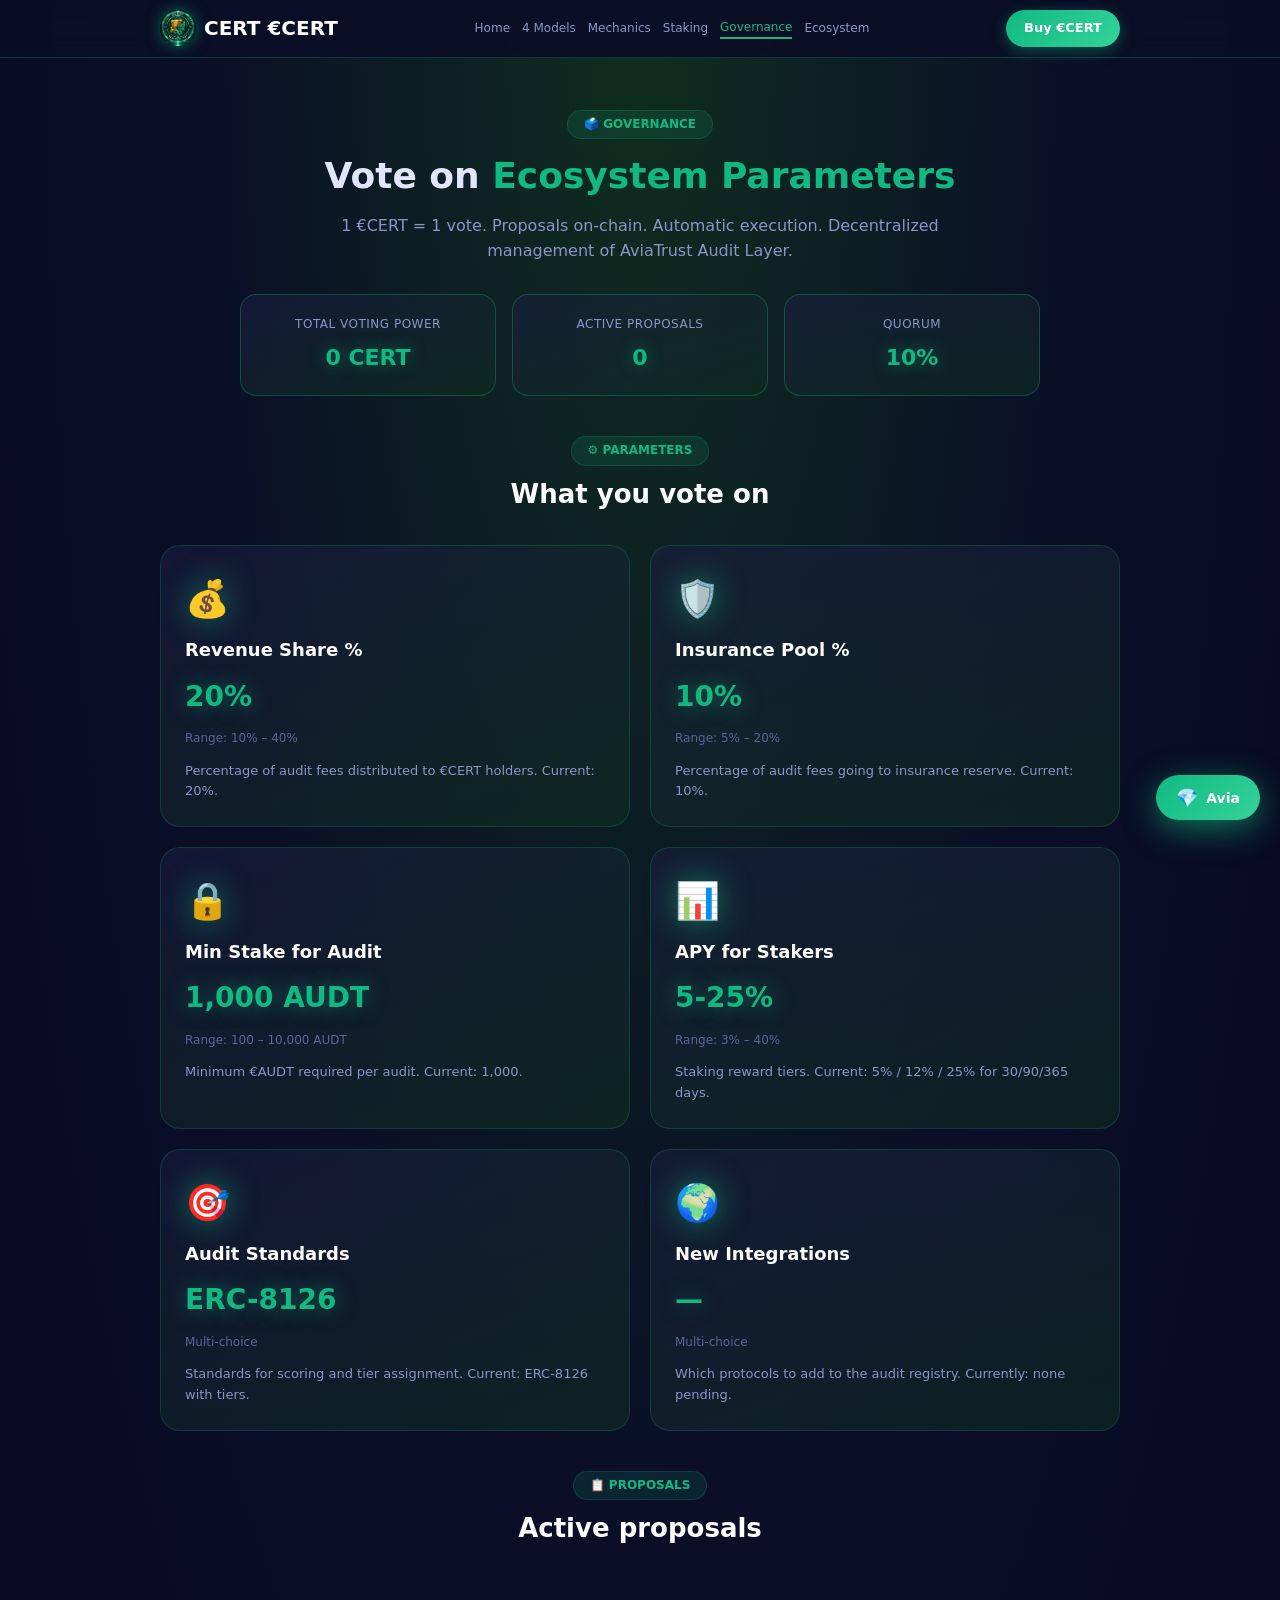
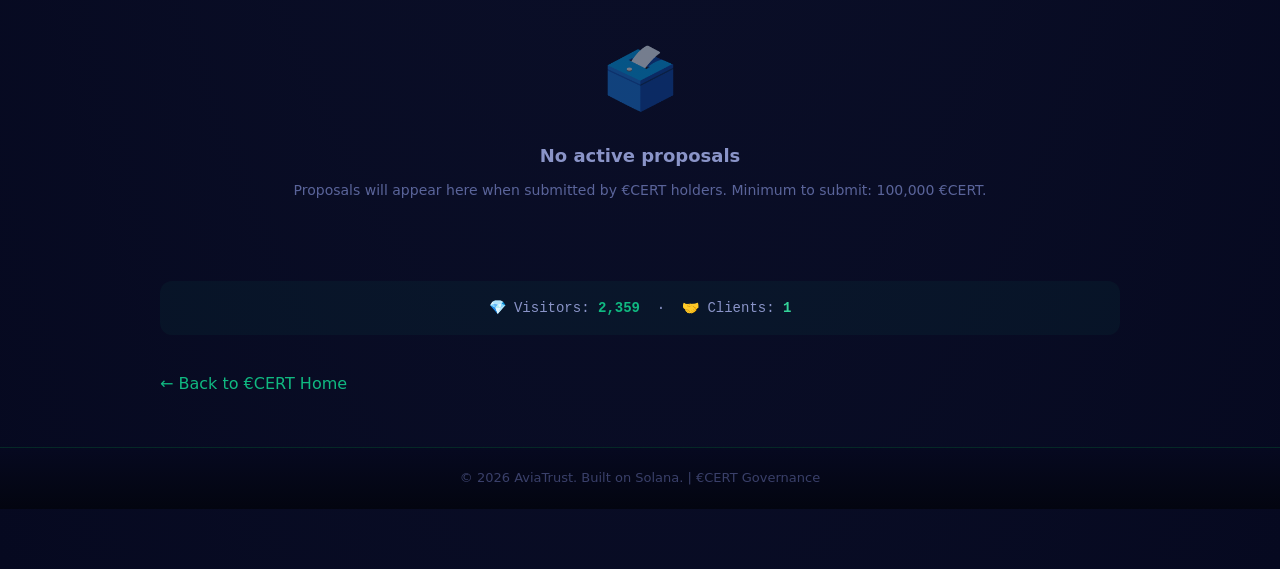
<file: governance.html>
<!DOCTYPE html>
<html lang="en">
<head>
<meta charset="UTF-8" />
<meta name="viewport" content="width=device-width, initial-scale=1.0"/>
<title>€CERT — Governance</title>
<link rel="icon" href="cert_logo.png" />
<link rel="stylesheet" href="ai-agent.css" />
<style>
* { margin: 0; padding: 0; box-sizing: border-box; }
body { font-family: 'Segoe UI', system-ui, sans-serif; background: radial-gradient(ellipse at top, #0F2E1F 0%, #0A0E27 50%, #060920 100%); color: #E0E6FF; line-height: 1.6; padding-top: 80px; padding-bottom: 60px; }
.container { max-width: 1000px; margin: 0 auto; padding: 0 20px; }
header { position: fixed; top: 0; left: 0; width: 100%; background: rgba(10,14,39,0.92); backdrop-filter: blur(12px); z-index: 100; border-bottom: 1px solid rgba(16,185,129,0.25); padding: 10px 0; }
.header-inner { display: flex; align-items: center; justify-content: space-between; flex-wrap: wrap; gap: 10px; }
.logo { display: flex; align-items: center; gap: 8px; }
.logo img { height: 36px; width: auto; border-radius: 50%; box-shadow: 0 0 15px rgba(16,185,129,0.5); }
.logo-text { font-size: 20px; font-weight: 700; color: #fff; }
nav { display: flex; gap: 12px; flex-wrap: wrap; align-items: center; }
nav a { color: #8A94C8; text-decoration: none; font-size: 12px; font-weight: 500; }
nav a:hover { color: #10B981; }
nav a.active { color: #10B981; border-bottom: 2px solid #10B981; }
.btn-primary { background: linear-gradient(135deg, #10B981 0%, #34D399 100%); color: #fff; padding: 8px 18px; border-radius: 30px; font-weight: 700; text-decoration: none; font-size: 13px; box-shadow: 0 4px 15px rgba(16,185,129,0.4); }
section { padding: 30px 0; }
.section-header { text-align: center; margin-bottom: 30px; }
.section-tag { display: inline-block; background: rgba(16,185,129,0.12); color: #10B981; padding: 4px 16px; border-radius: 20px; font-size: 12px; font-weight: 600; text-transform: uppercase; border: 1px solid rgba(16,185,129,0.2); }
.section-header h1 { font-size: 36px; font-weight: 700; margin: 8px 0; }
.section-header h1 .highlight { color: #10B981; }
.section-header p { color: #8A94C8; max-width: 700px; margin: 0 auto; }

.stats-row { display: grid; grid-template-columns: repeat(3, 1fr); gap: 16px; max-width: 800px; margin: 30px auto; }
.stat-box { background: linear-gradient(160deg, rgba(26,30,65,0.6), rgba(15,46,31,0.6)); border: 1px solid rgba(16,185,129,0.3); border-radius: 16px; padding: 20px 16px; text-align: center; }
.stat-box .stat-label { font-size: 12px; color: #8A94C8; text-transform: uppercase; letter-spacing: 0.5px; margin-bottom: 6px; }
.stat-box .stat-value { font-size: 22px; font-weight: 700; color: #10B981; text-shadow: 0 0 15px rgba(16,185,129,0.5); }

.params-grid { display: grid; grid-template-columns: repeat(2, 1fr); gap: 20px; margin: 30px 0; }
.param-card { background: linear-gradient(160deg, rgba(26,30,65,0.6), rgba(15,46,31,0.6)); border: 1px solid rgba(16,185,129,0.2); border-radius: 20px; padding: 24px; transition: 0.3s; }
.param-card:hover { border-color: #10B981; transform: translateY(-4px); }
.param-card .param-icon { font-size: 36px; margin-bottom: 8px; filter: drop-shadow(0 0 15px rgba(16,185,129,0.6)); }
.param-card h3 { color: #fff; font-size: 18px; margin-bottom: 8px; }
.param-card .current-value { font-size: 28px; font-weight: 800; color: #10B981; margin: 10px 0; text-shadow: 0 0 20px rgba(16,185,129,0.5); }
.param-card .range { font-size: 12px; color: #5A649A; margin-bottom: 12px; }
.param-card p { color: #8A94C8; font-size: 13px; }

.proposals-list { margin: 30px 0; }
.proposal-card { background: linear-gradient(160deg, rgba(26,30,65,0.6), rgba(15,46,31,0.6)); border: 1px solid rgba(16,185,129,0.2); border-radius: 16px; padding: 22px; margin-bottom: 16px; transition: 0.3s; }
.proposal-card:hover { border-color: #10B981; }
.proposal-header { display: flex; justify-content: space-between; align-items: flex-start; gap: 12px; flex-wrap: wrap; margin-bottom: 12px; }
.proposal-title { color: #fff; font-size: 16px; font-weight: 700; }
.proposal-status { padding: 3px 12px; border-radius: 20px; font-size: 11px; font-weight: 700; text-transform: uppercase; }
.proposal-status.active { background: rgba(16,185,129,0.2); color: #10B981; }
.proposal-status.pending { background: rgba(255,165,0,0.2); color: #FFA500; }
.proposal-status.passed { background: rgba(46,204,64,0.2); color: #2ECC40; }
.proposal-desc { color: #8A94C8; font-size: 13px; margin-bottom: 14px; }
.proposal-votes { display: flex; gap: 16px; flex-wrap: wrap; }
.vote-item { flex: 1; min-width: 100px; }
.vote-item .vote-label { font-size: 11px; color: #5A649A; text-transform: uppercase; letter-spacing: 0.5px; margin-bottom: 4px; }
.vote-item .vote-value { font-size: 14px; color: #fff; font-weight: 600; }
.vote-bar { height: 6px; background: rgba(0,0,0,0.3); border-radius: 3px; overflow: hidden; margin-top: 6px; }
.vote-bar .vote-fill { height: 100%; background: linear-gradient(90deg, #10B981, #34D399); border-radius: 3px; }

.empty-state { text-align: center; padding: 50px 20px; color: #5A649A; }
.empty-state .empty-icon { font-size: 60px; margin-bottom: 16px; opacity: 0.5; }
.empty-state h3 { color: #8A94C8; font-size: 18px; margin-bottom: 8px; }
.empty-state p { font-size: 14px; }

.counter-box { text-align: center; padding: 16px; background: rgba(16,185,129,0.05); border-radius: 12px; margin: 20px 0; font-size: 14px; color: #8A94C8; font-family: 'Courier New', monospace; }
.counter-box .counter-visitors { color: #10B981; font-weight: 600; }
.counter-box .counter-clients { color: #34D399; font-weight: 600; }
.back-link { display: inline-block; margin-top: 16px; color: #10B981; text-decoration: none; font-weight: 500; }
footer { background: linear-gradient(180deg, #060920, #030510); padding: 20px 0; text-align: center; border-top: 1px solid rgba(16,185,129,0.2); margin-top: 20px; }
footer p { color: #3A406A; font-size: 13px; }
@media (max-width: 800px) { .params-grid { grid-template-columns: 1fr; } .stats-row { grid-template-columns: 1fr; } }
@media (max-width: 768px) { .section-header h1 { font-size: 26px; } }
</style>
</head>
<body>
<header>
  <div class="container header-inner">
    <div class="logo"><img src="cert_logo.png" alt="€CERT" /><span class="logo-text">CERT €CERT</span></div>
    <nav>
      <a href="index.html">Home</a>
      <a href="fintech1.html">4 Models</a>
      <a href="fintech2.html">Mechanics</a>
      <a href="staking.html">Staking</a>
      <a href="governance.html" class="active">Governance</a>
      <a href="ecosystem.html">Ecosystem</a>
    </nav>
    <a href="buy.html" class="btn-primary">Buy €CERT</a>
  </div>
</header>

<section>
  <div class="container">
    <div class="section-header">
      <span class="section-tag">🗳️ Governance</span>
      <h1>Vote on <span class="highlight">Ecosystem Parameters</span></h1>
      <p>1 €CERT = 1 vote. Proposals on-chain. Automatic execution. Decentralized management of AviaTrust Audit Layer.</p>
    </div>

    <div class="stats-row">
      <div class="stat-box">
        <div class="stat-label">Total Voting Power</div>
        <div class="stat-value">0 CERT</div>
      </div>
      <div class="stat-box">
        <div class="stat-label">Active Proposals</div>
        <div class="stat-value">0</div>
      </div>
      <div class="stat-box">
        <div class="stat-label">Quorum</div>
        <div class="stat-value">10%</div>
      </div>
    </div>

    <div class="section-header" style="margin-top:40px;">
      <span class="section-tag">⚙️ Parameters</span>
      <h2 style="font-size:26px;color:#fff;margin:8px 0;">What you vote on</h2>
    </div>

    <div class="params-grid">
      <div class="param-card">
        <div class="param-icon">💰</div>
        <h3>Revenue Share %</h3>
        <div class="current-value">20%</div>
        <div class="range">Range: 10% – 40%</div>
        <p>Percentage of audit fees distributed to €CERT holders. Current: 20%.</p>
      </div>

      <div class="param-card">
        <div class="param-icon">🛡️</div>
        <h3>Insurance Pool %</h3>
        <div class="current-value">10%</div>
        <div class="range">Range: 5% – 20%</div>
        <p>Percentage of audit fees going to insurance reserve. Current: 10%.</p>
      </div>

      <div class="param-card">
        <div class="param-icon">🔒</div>
        <h3>Min Stake for Audit</h3>
        <div class="current-value">1,000 AUDT</div>
        <div class="range">Range: 100 – 10,000 AUDT</div>
        <p>Minimum €AUDT required per audit. Current: 1,000.</p>
      </div>

      <div class="param-card">
        <div class="param-icon">📊</div>
        <h3>APY for Stakers</h3>
        <div class="current-value">5-25%</div>
        <div class="range">Range: 3% – 40%</div>
        <p>Staking reward tiers. Current: 5% / 12% / 25% for 30/90/365 days.</p>
      </div>

      <div class="param-card">
        <div class="param-icon">🎯</div>
        <h3>Audit Standards</h3>
        <div class="current-value">ERC-8126</div>
        <div class="range">Multi-choice</div>
        <p>Standards for scoring and tier assignment. Current: ERC-8126 with tiers.</p>
      </div>

      <div class="param-card">
        <div class="param-icon">🌍</div>
        <h3>New Integrations</h3>
        <div class="current-value">—</div>
        <div class="range">Multi-choice</div>
        <p>Which protocols to add to the audit registry. Currently: none pending.</p>
      </div>
    </div>

    <div class="section-header" style="margin-top:40px;">
      <span class="section-tag">📋 Proposals</span>
      <h2 style="font-size:26px;color:#fff;margin:8px 0;">Active proposals</h2>
    </div>

    <div class="proposals-list">
      <div class="empty-state">
        <div class="empty-icon">🗳️</div>
        <h3>No active proposals</h3>
        <p>Proposals will appear here when submitted by €CERT holders. Minimum to submit: 100,000 €CERT.</p>
      </div>
    </div>

    <div class="counter-box">
      💎 Visitors: <span class="counter-visitors">2,030</span>
      &nbsp;·&nbsp;
      🤝 Clients: <span class="counter-clients">0</span>
    </div>

    <a href="index.html" class="back-link">← Back to €CERT Home</a>
  </div>
</section>

<footer><div class="container"><p>© 2026 AviaTrust. Built on Solana. | €CERT Governance</p></div></footer>

<script src="counter.js"></script>
<script src="ai-agent.js"></script>
</body>
</html>
</file>
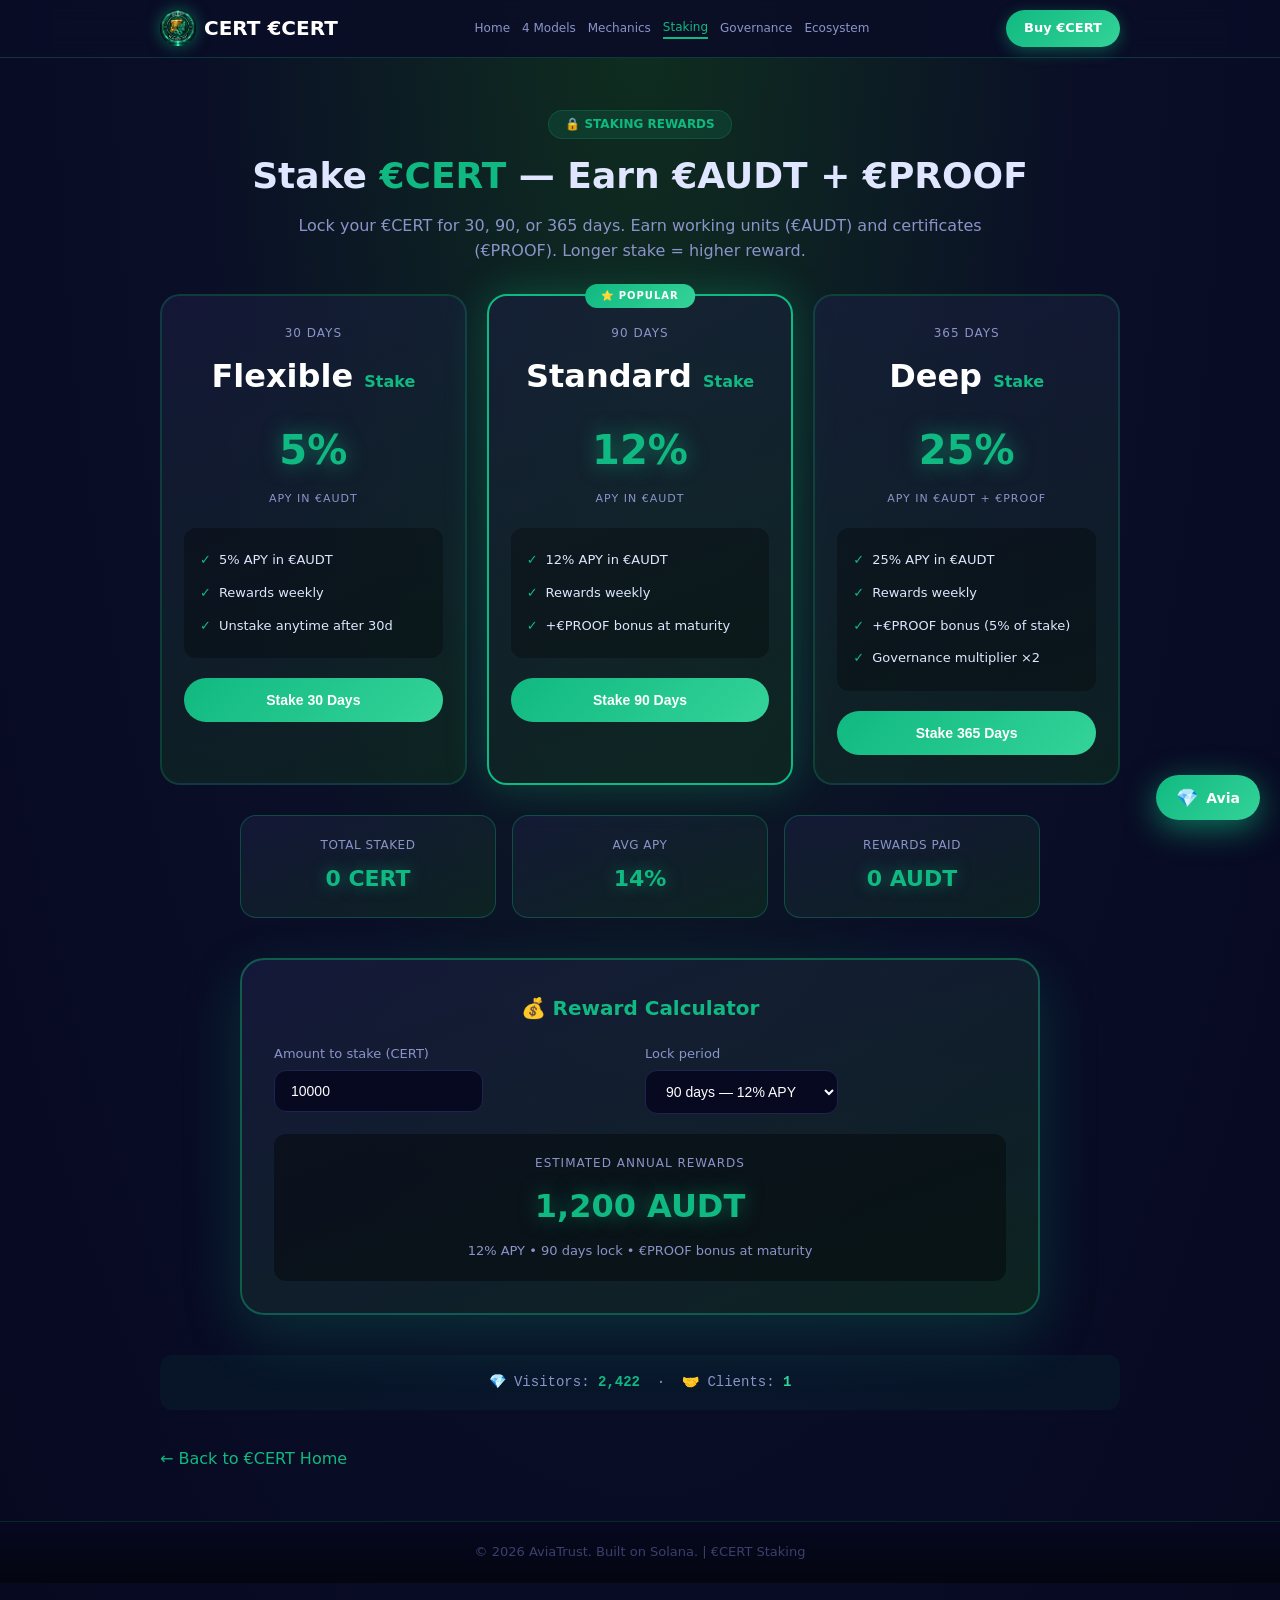
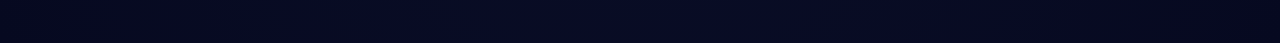
<file: staking.html>
<!DOCTYPE html>
<html lang="en">
<head>
<meta charset="UTF-8" />
<meta name="viewport" content="width=device-width, initial-scale=1.0"/>
<title>€CERT — Staking & Rewards</title>
<link rel="icon" href="cert_logo.png" />
<link rel="stylesheet" href="ai-agent.css" />
<style>
* { margin: 0; padding: 0; box-sizing: border-box; }
body { font-family: 'Segoe UI', system-ui, sans-serif; background: radial-gradient(ellipse at top, #0F2E1F 0%, #0A0E27 50%, #060920 100%); color: #E0E6FF; line-height: 1.6; padding-top: 80px; padding-bottom: 60px; }
.container { max-width: 1000px; margin: 0 auto; padding: 0 20px; }
header { position: fixed; top: 0; left: 0; width: 100%; background: rgba(10,14,39,0.92); backdrop-filter: blur(12px); z-index: 100; border-bottom: 1px solid rgba(16,185,129,0.25); padding: 10px 0; }
.header-inner { display: flex; align-items: center; justify-content: space-between; flex-wrap: wrap; gap: 10px; }
.logo { display: flex; align-items: center; gap: 8px; }
.logo img { height: 36px; width: auto; border-radius: 50%; box-shadow: 0 0 15px rgba(16,185,129,0.5); }
.logo-text { font-size: 20px; font-weight: 700; color: #fff; }
nav { display: flex; gap: 12px; flex-wrap: wrap; align-items: center; }
nav a { color: #8A94C8; text-decoration: none; font-size: 12px; font-weight: 500; }
nav a:hover { color: #10B981; }
nav a.active { color: #10B981; border-bottom: 2px solid #10B981; }
.btn-primary { background: linear-gradient(135deg, #10B981 0%, #34D399 100%); color: #fff; padding: 8px 18px; border-radius: 30px; font-weight: 700; text-decoration: none; font-size: 13px; box-shadow: 0 4px 15px rgba(16,185,129,0.4); }
section { padding: 30px 0; }
.section-header { text-align: center; margin-bottom: 30px; }
.section-tag { display: inline-block; background: rgba(16,185,129,0.12); color: #10B981; padding: 4px 16px; border-radius: 20px; font-size: 12px; font-weight: 600; text-transform: uppercase; border: 1px solid rgba(16,185,129,0.2); }
.section-header h1 { font-size: 36px; font-weight: 700; margin: 8px 0; }
.section-header h1 .highlight { color: #10B981; }
.section-header p { color: #8A94C8; max-width: 700px; margin: 0 auto; }

.stake-grid { display: grid; grid-template-columns: repeat(3, 1fr); gap: 20px; margin: 30px 0; }
.stake-card { background: linear-gradient(160deg, rgba(26,30,65,0.6), rgba(15,46,31,0.6)); border: 2px solid rgba(16,185,129,0.2); border-radius: 20px; padding: 28px 22px; text-align: center; transition: 0.3s; position: relative; }
.stake-card:hover { border-color: #10B981; transform: translateY(-6px); box-shadow: 0 20px 50px rgba(16,185,129,0.3); }
.stake-card.featured { border-color: #10B981; box-shadow: 0 0 40px rgba(16,185,129,0.3); }
.stake-card.featured::before { content: '⭐ POPULAR'; position: absolute; top: -12px; left: 50%; transform: translateX(-50%); background: linear-gradient(135deg, #10B981, #34D399); color: #fff; padding: 4px 16px; border-radius: 20px; font-size: 10px; font-weight: 700; letter-spacing: 1px; }
.stake-card .lock-period { font-size: 12px; color: #8A94C8; text-transform: uppercase; letter-spacing: 1px; margin-bottom: 8px; }
.stake-card .stake-amount { font-size: 32px; font-weight: 800; color: #fff; margin-bottom: 4px; }
.stake-card .stake-amount .unit { font-size: 16px; color: #10B981; }
.stake-card .apy { font-size: 40px; font-weight: 800; color: #10B981; margin: 16px 0 8px; text-shadow: 0 0 20px rgba(16,185,129,0.6); }
.stake-card .apy-label { font-size: 11px; color: #8A94C8; text-transform: uppercase; letter-spacing: 1px; }
.stake-card .rewards-list { list-style: none; margin: 20px 0; text-align: left; padding: 16px; background: rgba(0,0,0,0.3); border-radius: 12px; }
.stake-card .rewards-list li { color: #E0E6FF; font-size: 13px; padding: 6px 0; display: flex; align-items: center; gap: 8px; }
.stake-card .rewards-list li::before { content: '✓'; color: #10B981; font-weight: 700; }
.stake-card .stake-btn { display: block; width: 100%; background: linear-gradient(135deg, #10B981 0%, #34D399 100%); color: #fff; padding: 14px 20px; border-radius: 30px; font-weight: 700; font-size: 14px; text-decoration: none; margin-top: 12px; transition: 0.3s; border: none; cursor: pointer; }
.stake-card .stake-btn:hover { transform: scale(1.03); box-shadow: 0 8px 25px rgba(16,185,129,0.6); }

.stake-calc { max-width: 800px; margin: 40px auto; background: linear-gradient(160deg, rgba(26,30,65,0.7), rgba(15,46,31,0.7)); border: 2px solid rgba(16,185,129,0.4); border-radius: 24px; padding: 32px; box-shadow: 0 20px 60px rgba(16,185,129,0.2); }
.stake-calc h3 { color: #10B981; font-size: 20px; margin-bottom: 20px; text-align: center; }
.stake-calc-row { display: flex; gap: 10px; margin-bottom: 16px; flex-wrap: wrap; }
.stake-calc-row label { color: #8A94C8; font-size: 13px; display: block; margin-bottom: 6px; }
.stake-calc-row input, .stake-calc-row select { flex: 1; padding: 12px 16px; border-radius: 12px; border: 1px solid #1E2350; background: #060920; color: #fff; font-size: 14px; outline: none; min-width: 120px; }
.stake-calc-row input:focus, .stake-calc-row select:focus { border-color: #10B981; }
.stake-calc-result { background: rgba(0,0,0,0.4); border-radius: 12px; padding: 20px; margin-top: 20px; text-align: center; }
.stake-calc-result .result-label { font-size: 12px; color: #8A94C8; text-transform: uppercase; letter-spacing: 1px; margin-bottom: 8px; }
.stake-calc-result .result-value { font-size: 32px; font-weight: 800; color: #10B981; text-shadow: 0 0 20px rgba(16,185,129,0.5); }
.stake-calc-result .result-sub { font-size: 13px; color: #8A94C8; margin-top: 8px; }

.stats-row { display: grid; grid-template-columns: repeat(3, 1fr); gap: 16px; max-width: 800px; margin: 30px auto; }
.stat-box { background: linear-gradient(160deg, rgba(26,30,65,0.6), rgba(15,46,31,0.6)); border: 1px solid rgba(16,185,129,0.3); border-radius: 16px; padding: 20px 16px; text-align: center; }
.stat-box .stat-label { font-size: 12px; color: #8A94C8; text-transform: uppercase; letter-spacing: 0.5px; margin-bottom: 6px; }
.stat-box .stat-value { font-size: 22px; font-weight: 700; color: #10B981; text-shadow: 0 0 15px rgba(16,185,129,0.5); }

.counter-box { text-align: center; padding: 16px; background: rgba(16,185,129,0.05); border-radius: 12px; margin: 20px 0; font-size: 14px; color: #8A94C8; font-family: 'Courier New', monospace; }
.counter-box .counter-visitors { color: #10B981; font-weight: 600; }
.counter-box .counter-clients { color: #34D399; font-weight: 600; }
.back-link { display: inline-block; margin-top: 16px; color: #10B981; text-decoration: none; font-weight: 500; }
footer { background: linear-gradient(180deg, #060920, #030510); padding: 20px 0; text-align: center; border-top: 1px solid rgba(16,185,129,0.2); margin-top: 20px; }
footer p { color: #3A406A; font-size: 13px; }
@media (max-width: 800px) { .stake-grid { grid-template-columns: 1fr; } .stats-row { grid-template-columns: 1fr; } }
@media (max-width: 768px) { .section-header h1 { font-size: 26px; } }
</style>
</head>
<body>
<header>
  <div class="container header-inner">
    <div class="logo"><img src="cert_logo.png" alt="€CERT" /><span class="logo-text">CERT €CERT</span></div>
    <nav>
      <a href="index.html">Home</a>
      <a href="fintech1.html">4 Models</a>
      <a href="fintech2.html">Mechanics</a>
      <a href="staking.html" class="active">Staking</a>
      <a href="governance.html">Governance</a>
      <a href="ecosystem.html">Ecosystem</a>
    </nav>
    <a href="buy.html" class="btn-primary">Buy €CERT</a>
  </div>
</header>

<section>
  <div class="container">
    <div class="section-header">
      <span class="section-tag">🔒 Staking Rewards</span>
      <h1>Stake <span class="highlight">€CERT</span> — Earn €AUDT + €PROOF</h1>
      <p>Lock your €CERT for 30, 90, or 365 days. Earn working units (€AUDT) and certificates (€PROOF). Longer stake = higher reward.</p>
    </div>

    <div class="stake-grid">
      <div class="stake-card">
        <div class="lock-period">30 Days</div>
        <div class="stake-amount">Flexible <span class="unit">Stake</span></div>
        <div class="apy">5%</div>
        <div class="apy-label">APY in €AUDT</div>
        <ul class="rewards-list">
          <li>5% APY in €AUDT</li>
          <li>Rewards weekly</li>
          <li>Unstake anytime after 30d</li>
        </ul>
        <button class="stake-btn" onclick="alert('Connect wallet to stake. This is a preview.')">Stake 30 Days</button>
      </div>

      <div class="stake-card featured">
        <div class="lock-period">90 Days</div>
        <div class="stake-amount">Standard <span class="unit">Stake</span></div>
        <div class="apy">12%</div>
        <div class="apy-label">APY in €AUDT</div>
        <ul class="rewards-list">
          <li>12% APY in €AUDT</li>
          <li>Rewards weekly</li>
          <li>+€PROOF bonus at maturity</li>
        </ul>
        <button class="stake-btn" onclick="alert('Connect wallet to stake. This is a preview.')">Stake 90 Days</button>
      </div>

      <div class="stake-card">
        <div class="lock-period">365 Days</div>
        <div class="stake-amount">Deep <span class="unit">Stake</span></div>
        <div class="apy">25%</div>
        <div class="apy-label">APY in €AUDT + €PROOF</div>
        <ul class="rewards-list">
          <li>25% APY in €AUDT</li>
          <li>Rewards weekly</li>
          <li>+€PROOF bonus (5% of stake)</li>
          <li>Governance multiplier ×2</li>
        </ul>
        <button class="stake-btn" onclick="alert('Connect wallet to stake. This is a preview.')">Stake 365 Days</button>
      </div>
    </div>

    <div class="stats-row">
      <div class="stat-box">
        <div class="stat-label">Total Staked</div>
        <div class="stat-value">0 CERT</div>
      </div>
      <div class="stat-box">
        <div class="stat-label">Avg APY</div>
        <div class="stat-value">14%</div>
      </div>
      <div class="stat-box">
        <div class="stat-label">Rewards Paid</div>
        <div class="stat-value">0 AUDT</div>
      </div>
    </div>

    <div class="stake-calc">
      <h3>💰 Reward Calculator</h3>
      <div class="stake-calc-row">
        <div style="flex:1;min-width:120px;">
          <label>Amount to stake (CERT)</label>
          <input type="number" id="calcAmount" value="10000" min="1" />
        </div>
        <div style="flex:1;min-width:120px;">
          <label>Lock period</label>
          <select id="calcPeriod" onchange="calcReward()">
            <option value="5">30 days — 5% APY</option>
            <option value="12" selected>90 days — 12% APY</option>
            <option value="25">365 days — 25% APY</option>
          </select>
        </div>
      </div>
      <div class="stake-calc-result">
        <div class="result-label">Estimated Annual Rewards</div>
        <div class="result-value" id="calcResult">1,200 AUDT</div>
        <div class="result-sub" id="calcResultSub">12% APY • 90 days lock • €PROOF bonus at maturity</div>
      </div>
    </div>

    <div class="counter-box">
      💎 Visitors: <span class="counter-visitors">2,030</span>
      &nbsp;·&nbsp;
      🤝 Clients: <span class="counter-clients">0</span>
    </div>

    <a href="index.html" class="back-link">← Back to €CERT Home</a>
  </div>
</section>

<footer><div class="container"><p>© 2026 AviaTrust. Built on Solana. | €CERT Staking</p></div></footer>

<script>
document.getElementById('calcAmount').addEventListener('input', calcReward);

function calcReward() {
  const amount = parseFloat(document.getElementById('calcAmount').value) || 0;
  const apy = parseFloat(document.getElementById('calcPeriod').value) || 0;
  const reward = Math.floor(amount * apy / 100);
  document.getElementById('calcResult').textContent = reward.toLocaleString() + ' AUDT';

  let sub = apy + '% APY';
  if (apy === 5) sub += ' • 30 days lock';
  if (apy === 12) sub += ' • 90 days lock • €PROOF bonus at maturity';
  if (apy === 25) sub += ' • 365 days lock • €PROOF bonus (5% of stake) + Governance ×2';
  document.getElementById('calcResultSub').textContent = sub;
}

calcReward();
</script>

<script src="counter.js"></script>
<script src="ai-agent.js"></script>
</body>
</html>
</file>
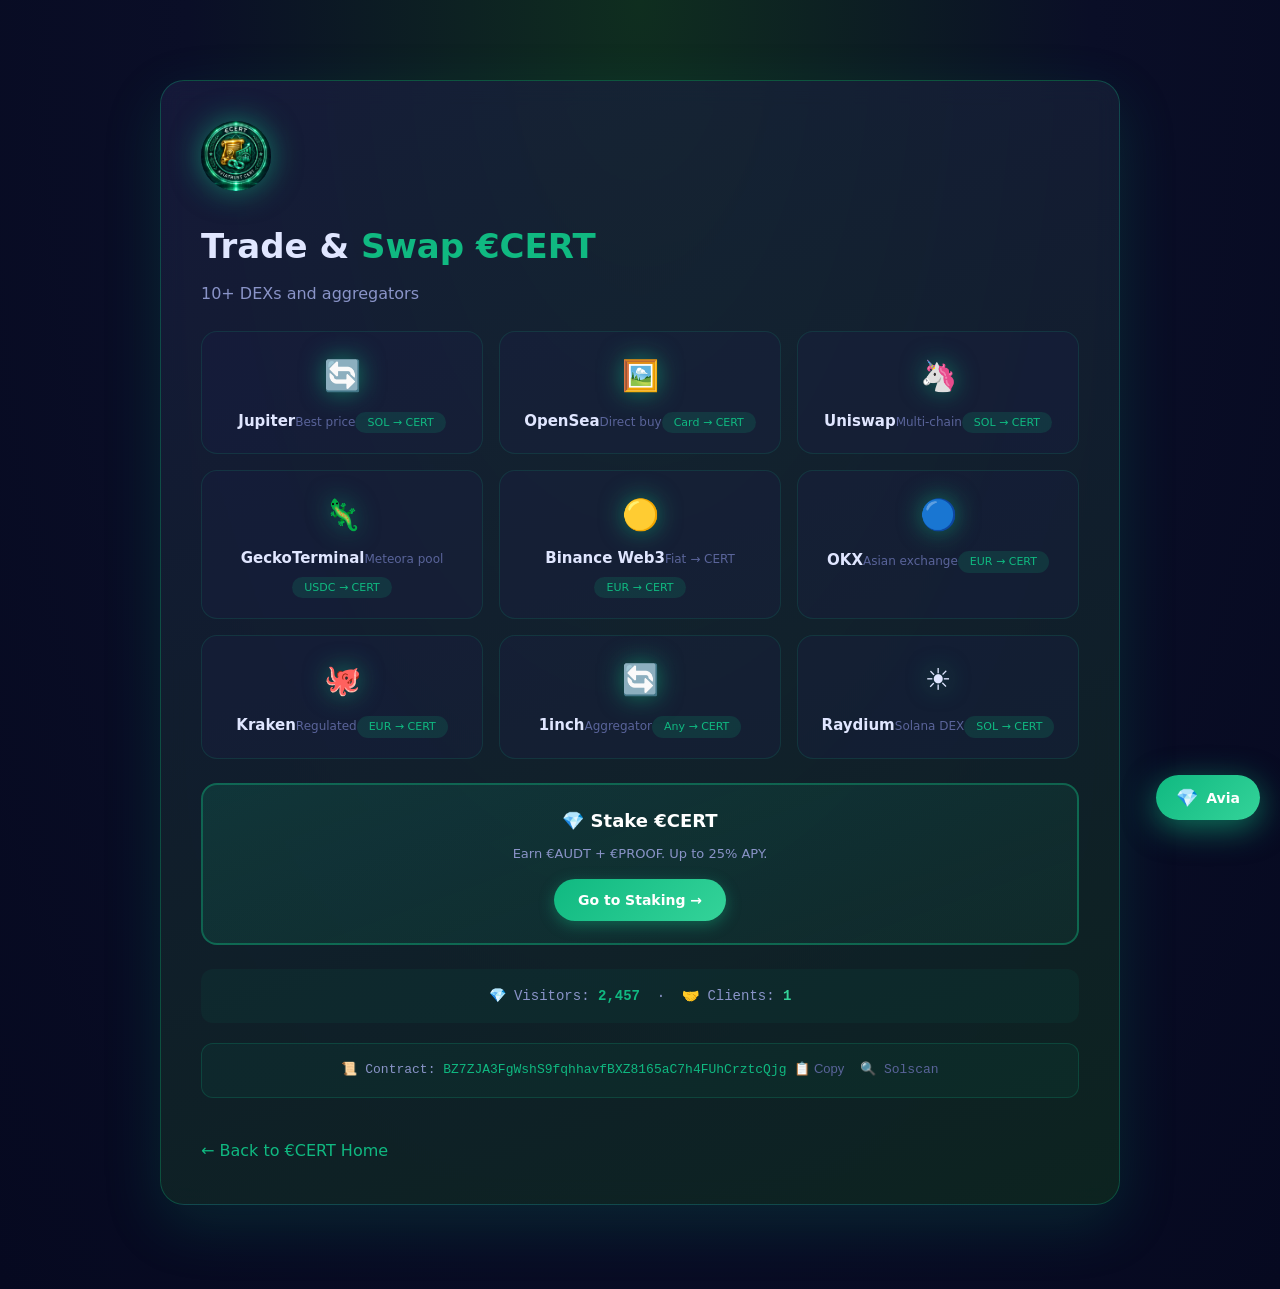
<file: trade.html>
<!DOCTYPE html>
<html lang="en">
<head>
<meta charset="UTF-8" />
<meta name="viewport" content="width=device-width, initial-scale=1.0"/>
<title>Trade & Swap €CERT — 10+ DEXs</title>
<link rel="icon" href="cert_logo.png" />
<link rel="stylesheet" href="ai-agent.css" />
<style>
* { margin: 0; padding: 0; box-sizing: border-box; }
body { font-family: 'Segoe UI', system-ui, sans-serif; background: radial-gradient(ellipse at top, #0F2E1F 0%, #0A0E27 50%, #060920 100%); color: #E0E6FF; line-height: 1.6; padding-top: 80px; padding-bottom: 60px; }
.container { max-width: 1000px; margin: 0 auto; padding: 0 20px; }
.glass-card { background: linear-gradient(160deg, rgba(26,30,65,0.7), rgba(15,46,31,0.7)); backdrop-filter: blur(12px); border: 1px solid rgba(16,185,129,0.3); border-radius: 24px; padding: 40px; margin-bottom: 24px; box-shadow: 0 20px 60px rgba(16,185,129,0.15); }
.glass-card h1 { font-size: 34px; margin-bottom: 8px; }
.glass-card h1 .highlight { color: #10B981; }
.glass-card .sub { color: #8A94C8; margin-bottom: 24px; }
.swap-grid { display: grid; grid-template-columns: repeat(3, 1fr); gap: 16px; }
.swap-card { background: rgba(26,30,65,0.4); border: 1px solid rgba(16,185,129,0.15); border-radius: 16px; padding: 20px 12px; text-align: center; transition: 0.3s; text-decoration: none; color: #E0E6FF; }
.swap-card:hover { border-color: #10B981; transform: translateY(-4px); box-shadow: 0 15px 30px rgba(16,185,129,0.2); }
.swap-card .icon { font-size: 30px; display: block; margin-bottom: 6px; filter: drop-shadow(0 0 12px rgba(16,185,129,0.6)); }
.swap-card .name { font-weight: 600; font-size: 15px; }
.swap-card .desc { font-size: 12px; color: #5A649A; }
.pair-badge { display: inline-block; background: rgba(16,185,129,0.15); color: #10B981; padding: 2px 12px; border-radius: 12px; font-size: 11px; margin-top: 6px; }
.contract-box { background: rgba(16,185,129,0.05); border: 1px solid rgba(16,185,129,0.2); border-radius: 12px; padding: 16px; margin: 20px 0; text-align: center; font-size: 13px; color: #8A94C8; font-family: 'Courier New', monospace; }
.contract-box .addr { color: #10B981; }
.contract-box .copy-btn { background: transparent; border: none; color: #5A649A; cursor: pointer; font-size: 13px; }
.contract-box .copy-btn:hover { color: #10B981; }
.contract-box .solscan-link { color: #5A649A; text-decoration: none; font-size: 13px; margin-left: 8px; }
.contract-box .solscan-link:hover { color: #fff; }
.staking-cta { background: linear-gradient(160deg, rgba(16,185,129,0.15), rgba(52,211,153,0.05)); border: 2px solid rgba(16,185,129,0.4); border-radius: 16px; padding: 22px; margin: 24px 0; text-align: center; }
.staking-cta h3 { color: #fff; font-size: 18px; margin-bottom: 8px; }
.staking-cta p { color: #8A94C8; font-size: 13px; margin-bottom: 14px; }
.staking-cta a { display: inline-block; background: linear-gradient(135deg, #10B981, #34D399); color: #fff; padding: 10px 24px; border-radius: 30px; font-weight: 700; font-size: 14px; text-decoration: none; box-shadow: 0 4px 15px rgba(16,185,129,0.4); }
.back-link { display: inline-block; margin-top: 20px; color: #10B981; text-decoration: none; font-weight: 500; }
.logo-img { height: 70px; width: auto; margin-bottom: 20px; border-radius: 50%; box-shadow: 0 0 30px rgba(16,185,129,0.6); }
.counter-box { text-align: center; padding: 16px; background: rgba(16,185,129,0.05); border-radius: 12px; margin: 20px 0; font-size: 14px; color: #8A94C8; font-family: 'Courier New', monospace; }
.counter-box .counter-visitors { color: #10B981; font-weight: 600; }
.counter-box .counter-clients { color: #34D399; font-weight: 600; }
@media (max-width: 800px) { .swap-grid { grid-template-columns: 1fr 1fr; } }
@media (max-width: 450px) { .swap-grid { grid-template-columns: 1fr; } }
</style>
</head>
<body>
<div class="container">
<div class="glass-card">
<img src="cert_logo.png" alt="€CERT" class="logo-img" />
<h1>Trade & <span class="highlight">Swap €CERT</span></h1>
<p class="sub">10+ DEXs and aggregators</p>

<div class="swap-grid">
  <a href="https://jup.ag/tokens/BZ7ZJA3FgWshS9fqhhavfBXZ8165aC7h4FUhCrztcQjg" target="_blank" class="swap-card"><span class="icon">🔄</span><span class="name">Jupiter</span><span class="desc">Best price</span><span class="pair-badge">SOL → CERT</span></a>
  <a href="https://opensea.io/token/solana/BZ7ZJA3FgWshS9fqhhavfBXZ8165aC7h4FUhCrztcQjg" target="_blank" class="swap-card"><span class="icon">🖼️</span><span class="name">OpenSea</span><span class="desc">Direct buy</span><span class="pair-badge">Card → CERT</span></a>
  <a href="https://app.uniswap.org/explore/tokens/solana/BZ7ZJA3FgWshS9fqhhavfBXZ8165aC7h4FUhCrztcQjg" target="_blank" class="swap-card"><span class="icon">🦄</span><span class="name">Uniswap</span><span class="desc">Multi-chain</span><span class="pair-badge">SOL → CERT</span></a>
  <a href="https://www.geckoterminal.com/solana/pools/7fJh68EFNEnjMNzSQNrJMykVdNwD9wggmPNDhLuW4zPp" target="_blank" class="swap-card"><span class="icon">🦎</span><span class="name">GeckoTerminal</span><span class="desc">Meteora pool</span><span class="pair-badge">USDC → CERT</span></a>
  <a href="https://app.binance.com/uni-qr/web3-token-details?tokenCA=BZ7ZJA3FgWshS9fqhhavfBXZ8165aC7h4FUhCrztcQjg" target="_blank" class="swap-card"><span class="icon">🟡</span><span class="name">Binance Web3</span><span class="desc">Fiat → CERT</span><span class="pair-badge">EUR → CERT</span></a>
  <a href="https://www.okx.com/" target="_blank" class="swap-card"><span class="icon">🔵</span><span class="name">OKX</span><span class="desc">Asian exchange</span><span class="pair-badge">EUR → CERT</span></a>
  <a href="https://www.kraken.com/" target="_blank" class="swap-card"><span class="icon">🐙</span><span class="name">Kraken</span><span class="desc">Regulated</span><span class="pair-badge">EUR → CERT</span></a>
  <a href="https://1inch.io/" target="_blank" class="swap-card"><span class="icon">🔄</span><span class="name">1inch</span><span class="desc">Aggregator</span><span class="pair-badge">Any → CERT</span></a>
  <a href="https://app.raydium.io/swap/?outputMint=BZ7ZJA3FgWshS9fqhhavfBXZ8165aC7h4FUhCrztcQjg" target="_blank" class="swap-card"><span class="icon">☀️</span><span class="name">Raydium</span><span class="desc">Solana DEX</span><span class="pair-badge">SOL → CERT</span></a>
</div>

<div class="staking-cta">
  <h3>💎 Stake €CERT</h3>
  <p>Earn €AUDT + €PROOF. Up to 25% APY.</p>
  <a href="staking.html">Go to Staking →</a>
</div>

<div class="counter-box">
  💎 Visitors: <span class="counter-visitors">2,030</span>
  &nbsp;·&nbsp;
  🤝 Clients: <span class="counter-clients">0</span>
</div>

<div class="contract-box">
  📜 Contract: <span class="addr">BZ7ZJA3FgWshS9fqhhavfBXZ8165aC7h4FUhCrztcQjg</span>
  <button onclick="navigator.clipboard.writeText('BZ7ZJA3FgWshS9fqhhavfBXZ8165aC7h4FUhCrztcQjg')" class="copy-btn">📋 Copy</button>
  <a href="https://solscan.io/token/BZ7ZJA3FgWshS9fqhhavfBXZ8165aC7h4FUhCrztcQjg" target="_blank" class="solscan-link">🔍 Solscan</a>
</div>

<a href="index.html" class="back-link">← Back to €CERT Home</a>
</div>
</div>
<script src="counter.js"></script>
<script src="ai-agent.js"></script>
</body>
</html>
</file>
<file: ai-agent.css>
/* Avia — AI Agent styles for €CERT */
.avia-btn {
  position: fixed; right: 20px; bottom: 80px; z-index: 9998;
  background: linear-gradient(135deg, #10B981 0%, #34D399 100%);
  color: #fff; border: none; border-radius: 50px;
  padding: 12px 20px; font-weight: 700; font-size: 14px; cursor: pointer;
  display: flex; align-items: center; gap: 8px;
  box-shadow: 0 8px 32px rgba(16,185,129,0.6); transition: 0.3s;
  font-family: 'Segoe UI', system-ui, sans-serif;
}
.avia-btn:hover { transform: translateY(-3px); box-shadow: 0 12px 40px rgba(16,185,129,0.9); }
.avia-btn-hidden { opacity: 0; pointer-events: none; transform: scale(0.8); }
.avia-btn-icon { font-size: 18px; }

.avia-window {
  position: fixed; right: 20px; bottom: 80px;
  width: 400px; max-width: calc(100vw - 40px);
  height: 600px; max-height: calc(100vh - 120px);
  background: linear-gradient(160deg, #0A0E27 0%, #0F2E1F 100%);
  border: 1px solid rgba(16,185,129,0.4); border-radius: 20px;
  z-index: 9999; display: flex; flex-direction: column; overflow: hidden;
  opacity: 0; transform: translateY(20px) scale(0.95); pointer-events: none;
  transition: 0.3s; box-shadow: 0 20px 60px rgba(0,0,0,0.8), 0 0 40px rgba(16,185,129,0.3);
  font-family: 'Segoe UI', system-ui, sans-serif;
}
.avia-window.avia-open { opacity: 1; transform: translateY(0) scale(1); pointer-events: auto; }

.avia-header {
  display: flex; align-items: center; justify-content: space-between;
  padding: 14px 16px; background: rgba(15,46,31,0.8); border-bottom: 1px solid rgba(16,185,129,0.3);
}
.avia-header-left { display: flex; align-items: center; gap: 10px; }
.avia-avatar { width: 36px; height: 36px; border-radius: 50%; border: 2px solid #10B981; object-fit: cover; }
.avia-name { font-size: 15px; font-weight: 700; color: #fff; }
.avia-status { font-size: 11px; color: #8A94C8; }
.avia-close { background: transparent; border: none; color: #8A94C8; font-size: 26px; cursor: pointer; line-height: 1; padding: 0 6px; }
.avia-close:hover { color: #10B981; }

.avia-messages { flex: 1; overflow-y: auto; padding: 16px; display: flex; flex-direction: column; gap: 10px; }
.avia-messages::-webkit-scrollbar { width: 6px; }
.avia-messages::-webkit-scrollbar-thumb { background: rgba(16,185,129,0.3); border-radius: 3px; }

.avia-msg { display: flex; max-width: 92%; }
.avia-msg-user { align-self: flex-end; justify-content: flex-end; }
.avia-msg-agent { align-self: flex-start; }

.avia-bubble { padding: 10px 14px; border-radius: 14px; font-size: 13px; line-height: 1.55; word-wrap: break-word; }
.avia-msg-user .avia-bubble { background: linear-gradient(135deg, #10B981 0%, #34D399 100%); color: #fff; border-bottom-right-radius: 4px; font-weight: 500; }
.avia-msg-agent .avia-bubble { background: rgba(15,46,31,0.9); color: #E0E6FF; border: 1px solid rgba(16,185,129,0.2); border-bottom-left-radius: 4px; }
.avia-msg-agent .avia-bubble strong { color: #10B981; }
.avia-msg-agent .avia-bubble code { background: rgba(16,185,129,0.1); color: #34D399; padding: 1px 6px; border-radius: 4px; font-family: 'Courier New', monospace; font-size: 11px; word-break: break-all; }
.avia-msg-agent .avia-bubble a { color: #34D399; text-decoration: none; word-break: break-all; }
.avia-msg-agent .avia-bubble a:hover { text-decoration: underline; }

.avia-suggestions { display: flex; flex-wrap: wrap; gap: 6px; padding: 10px 16px; border-top: 1px solid rgba(16,185,129,0.2); max-height: 160px; overflow-y: auto; }
.avia-suggestion { background: rgba(16,185,129,0.08); border: 1px solid rgba(16,185,129,0.25); color: #10B981; padding: 6px 10px; border-radius: 20px; font-size: 11px; cursor: pointer; transition: 0.2s; font-family: 'Segoe UI', system-ui, sans-serif; white-space: nowrap; }
.avia-suggestion:hover { background: rgba(16,185,129,0.2); border-color: #10B981; }

.avia-external { display: flex; gap: 6px; padding: 10px 16px; border-top: 1px solid rgba(16,185,129,0.2); background: rgba(6,9,32,0.6); }
.avia-external a { flex: 1; text-align: center; padding: 8px 6px; border-radius: 10px; background: rgba(16,185,129,0.08); border: 1px solid rgba(16,185,129,0.2); color: #10B981; text-decoration: none; font-size: 11px; font-weight: 600; transition: 0.2s; }
.avia-external a:hover { background: rgba(16,185,129,0.2); border-color: #10B981; }

.avia-footer { text-align: center; padding: 8px 12px; font-size: 10px; color: #3A406A; background: rgba(6,9,32,0.8); border-top: 1px solid rgba(16,185,129,0.2); }

@media (max-width: 480px) {
  .avia-window { right: 10px; bottom: 10px; width: calc(100vw - 20px); height: calc(100vh - 20px); max-height: calc(100vh - 20px); border-radius: 16px; }
  .avia-btn { right: 12px; bottom: 72px; padding: 10px 16px; font-size: 13px; }
  .avia-btn-label { display: none; }
}
</file>
